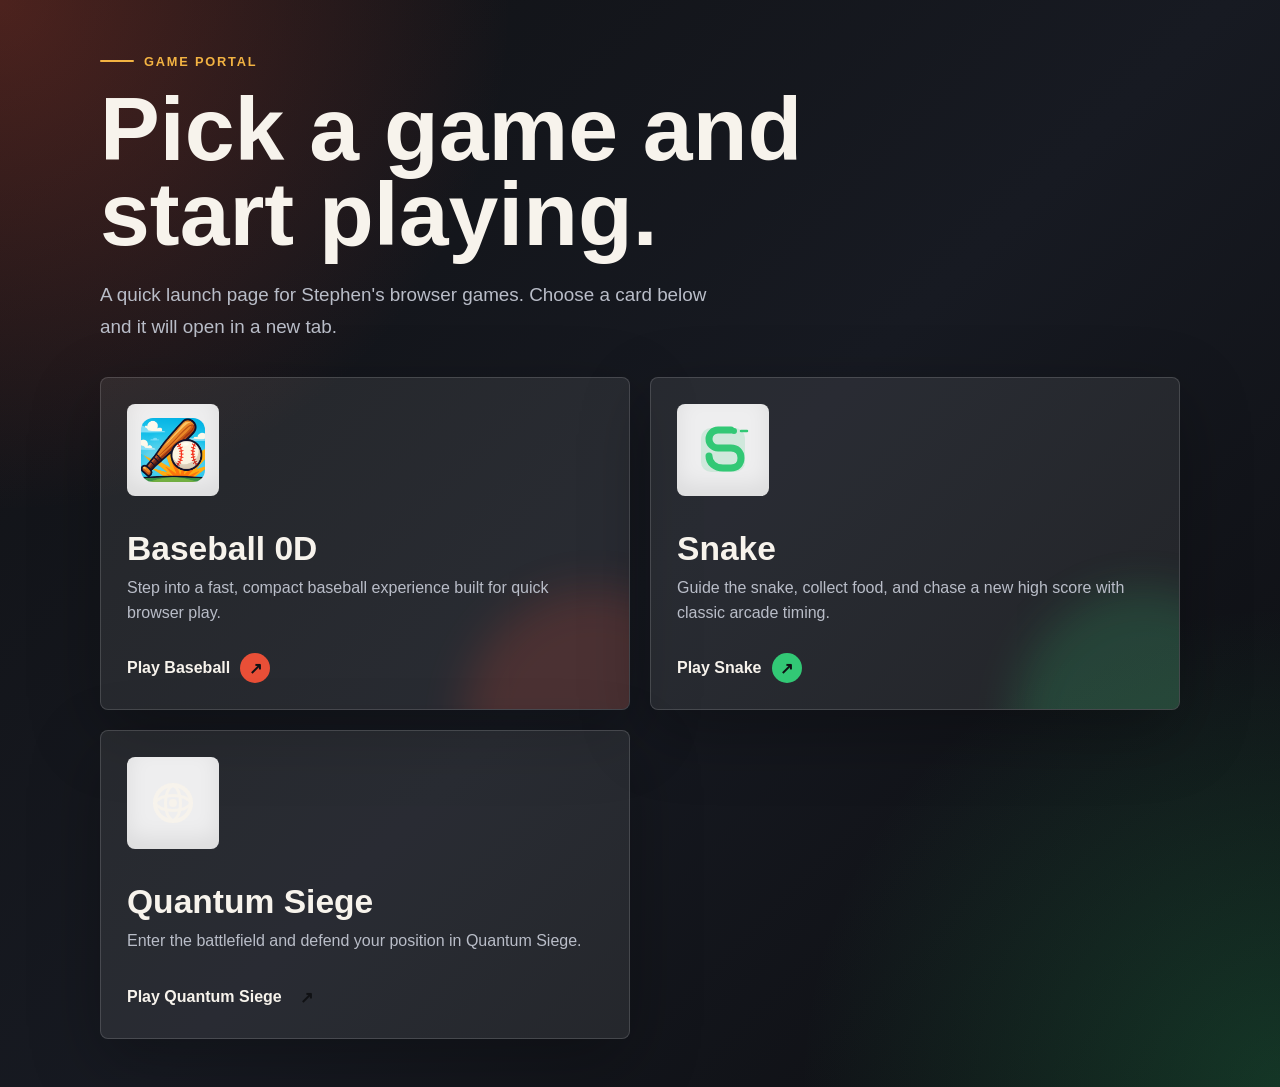
<file: index.html>
<!DOCTYPE html>
<html lang="en">
<head>
    <meta charset="UTF-8">
    <meta name="viewport" content="width=device-width, initial-scale=1.0">
    <title>Stephen's Games</title>
    <style>
        :root {
            color-scheme: dark;
            --bg: #101114;
            --panel: rgba(255, 255, 255, 0.08);
            --panel-strong: rgba(255, 255, 255, 0.14);
            --text: #f7f3ec;
            --muted: #b9bdc8;
            --baseball: #e94f37;
            --snake: #32c875;
            --gold: #f3b342;
        }

        * {
            box-sizing: border-box;
        }

        body {
            min-height: 100vh;
            margin: 0;
            color: var(--text);
            font-family: "Segoe UI", Tahoma, Geneva, Verdana, sans-serif;
            background:
                radial-gradient(circle at top left, rgba(233, 79, 55, 0.28), transparent 32rem),
                radial-gradient(circle at bottom right, rgba(50, 200, 117, 0.22), transparent 30rem),
                linear-gradient(135deg, #101114 0%, #171a22 52%, #0c0d10 100%);
        }

        .page {
            min-height: 100vh;
            display: flex;
            align-items: center;
            justify-content: center;
            padding: 48px 20px;
        }

        .shell {
            width: min(1080px, 100%);
        }

        .eyebrow {
            display: inline-flex;
            align-items: center;
            gap: 10px;
            margin: 0 0 18px;
            color: var(--gold);
            font-size: 0.8rem;
            font-weight: 700;
            letter-spacing: 0.14em;
            text-transform: uppercase;
        }

        .eyebrow::before {
            width: 34px;
            height: 2px;
            content: "";
            background: currentColor;
            border-radius: 999px;
        }

        h1 {
            max-width: 760px;
            margin: 0;
            font-size: clamp(2.55rem, 7vw, 5.8rem);
            line-height: 0.95;
            letter-spacing: 0;
        }

        .intro {
            max-width: 640px;
            margin: 22px 0 34px;
            color: var(--muted);
            font-size: clamp(1rem, 2vw, 1.18rem);
            line-height: 1.7;
        }

        .games {
            display: grid;
            grid-template-columns: repeat(2, minmax(0, 1fr));
            gap: 20px;
        }

        .game-card {
            position: relative;
            display: grid;
            min-height: 270px;
            padding: 26px;
            overflow: hidden;
            color: inherit;
            text-decoration: none;
            background: var(--panel);
            border: 1px solid rgba(255, 255, 255, 0.15);
            border-radius: 8px;
            box-shadow: 0 22px 70px rgba(0, 0, 0, 0.28);
            isolation: isolate;
            transition: transform 180ms ease, border-color 180ms ease, background 180ms ease;
        }

        .game-card::before {
            position: absolute;
            inset: auto -18% -42% auto;
            width: 260px;
            height: 260px;
            content: "";
            background: var(--accent);
            border-radius: 50%;
            filter: blur(22px);
            opacity: 0.18;
            z-index: -1;
        }

        .game-card:hover,
        .game-card:focus-visible {
            transform: translateY(-6px);
            background: var(--panel-strong);
            border-color: color-mix(in srgb, var(--accent), white 18%);
            outline: none;
        }

        .game-card:focus-visible {
            box-shadow: 0 0 0 4px rgba(255, 255, 255, 0.18), 0 22px 70px rgba(0, 0, 0, 0.28);
        }

        .baseball {
            --accent: var(--baseball);
        }

        .snake {
            --accent: var(--snake);
        }

        .icon {
            width: 92px;
            height: 92px;
            display: grid;
            place-items: center;
            margin-bottom: 34px;
            background: rgba(255, 255, 255, 0.92);
            border-radius: 8px;
            color: var(--accent);
            box-shadow: inset 0 -10px 22px rgba(0, 0, 0, 0.08);
        }

        .icon svg,
        .icon img {
            width: 64px;
            height: 64px;
        }

        .icon img {
            display: block;
            object-fit: contain;
            border-radius: 12px;
        }

        .game-card h2 {
            margin: 0 0 8px;
            font-size: clamp(1.55rem, 3vw, 2.1rem);
            letter-spacing: 0;
        }

        .game-card p {
            max-width: 31rem;
            margin: 0;
            color: var(--muted);
            line-height: 1.55;
        }

        .launch {
            align-self: end;
            display: inline-flex;
            align-items: center;
            gap: 10px;
            width: fit-content;
            margin-top: 28px;
            color: var(--text);
            font-weight: 700;
        }

        .launch::after {
            width: 30px;
            height: 30px;
            display: grid;
            place-items: center;
            content: "\2197";
            color: #101114;
            background: var(--accent);
            border-radius: 50%;
        }

        @media (max-width: 720px) {
            .page {
                align-items: flex-start;
                padding-top: 36px;
            }

            .games {
                grid-template-columns: 1fr;
            }

            .game-card {
                min-height: 240px;
                padding: 22px;
            }

            .icon {
                width: 78px;
                height: 78px;
                margin-bottom: 26px;
            }

            .icon svg,
            .icon img {
                width: 54px;
                height: 54px;
            }
        }
    </style>
</head>
<body>
    <main class="page">
        <section class="shell" aria-labelledby="page-title">
            <p class="eyebrow">Game Portal</p>
            <h1 id="page-title">Pick a game and start playing.</h1>
            <p class="intro">A quick launch page for Stephen's browser games. Choose a card below and it will open in a new tab.</p>

            <div class="games" aria-label="Available games">
                <a class="game-card baseball" href="https://stephen-sachson.github.io/GameInfo/baseball0d/index.html" target="_blank" rel="noopener noreferrer" aria-label="Open Baseball 0D in a new tab">
                    <span class="icon" aria-hidden="true">
                        <img src="./GameInfo/baseball0d/icon.png" alt="">
                    </span>
                    <h2>Baseball 0D</h2>
                    <p>Step into a fast, compact baseball experience built for quick browser play.</p>
                    <span class="launch">Play Baseball</span>
                </a>

                <a class="game-card snake" href="https://stephen-sachson.github.io/webGames/Snake/index.html" target="_blank" rel="noopener noreferrer" aria-label="Open Snake in a new tab">
                    <span class="icon" aria-hidden="true">
                        <svg viewBox="0 0 64 64" role="img">
                            <rect x="10" y="10" width="44" height="44" rx="10" fill="currentColor" opacity="0.16"></rect>
                            <path d="M18 38c0 7 6 12 14 12h8c6 0 10-4 10-10s-4-10-10-10H27c-5 0-9-4-9-9s4-9 9-9h13" fill="none" stroke="currentColor" stroke-width="7" stroke-linecap="round" stroke-linejoin="round"></path>
                            <circle cx="43" cy="13" r="3" fill="currentColor"></circle>
                            <path d="M50 13h6" stroke="currentColor" stroke-width="2.5" stroke-linecap="round"></path>
                        </svg>
                    </span>
                    <h2>Snake</h2>
                    <p>Guide the snake, collect food, and chase a new high score with classic arcade timing.</p>
                    <span class="launch">Play Snake</span>
                </a>

                <a class="game-card" href="https://stephen-sachson.github.io/webGames/QuantumSiege/index.html" target="_blank" rel="noopener noreferrer" aria-label="Open Quantum Siege in a new tab">
                    <span class="icon" aria-hidden="true">
                        <svg viewBox="0 0 64 64" role="img">
                            <circle cx="32" cy="32" r="18" fill="none" stroke="currentColor" stroke-width="4"></circle>
                            <circle cx="32" cy="32" r="4" fill="currentColor"></circle>
                            <path d="M14 32c6-10 30-10 36 0c-6 10-30 10-36 0z" fill="none" stroke="currentColor" stroke-width="3"/>
                            <path d="M32 14c10 6 10 30 0 36c-10-6-10-30 0-36z" fill="none" stroke="currentColor" stroke-width="3"/>
                        </svg>
                    </span>
                    <h2>Quantum Siege</h2>
                    <p>Enter the battlefield and defend your position in Quantum Siege.</p>
                    <span class="launch">Play Quantum Siege</span>
                </a>

            </div>
        </section>
    </main>
</body>
</html>
</file>
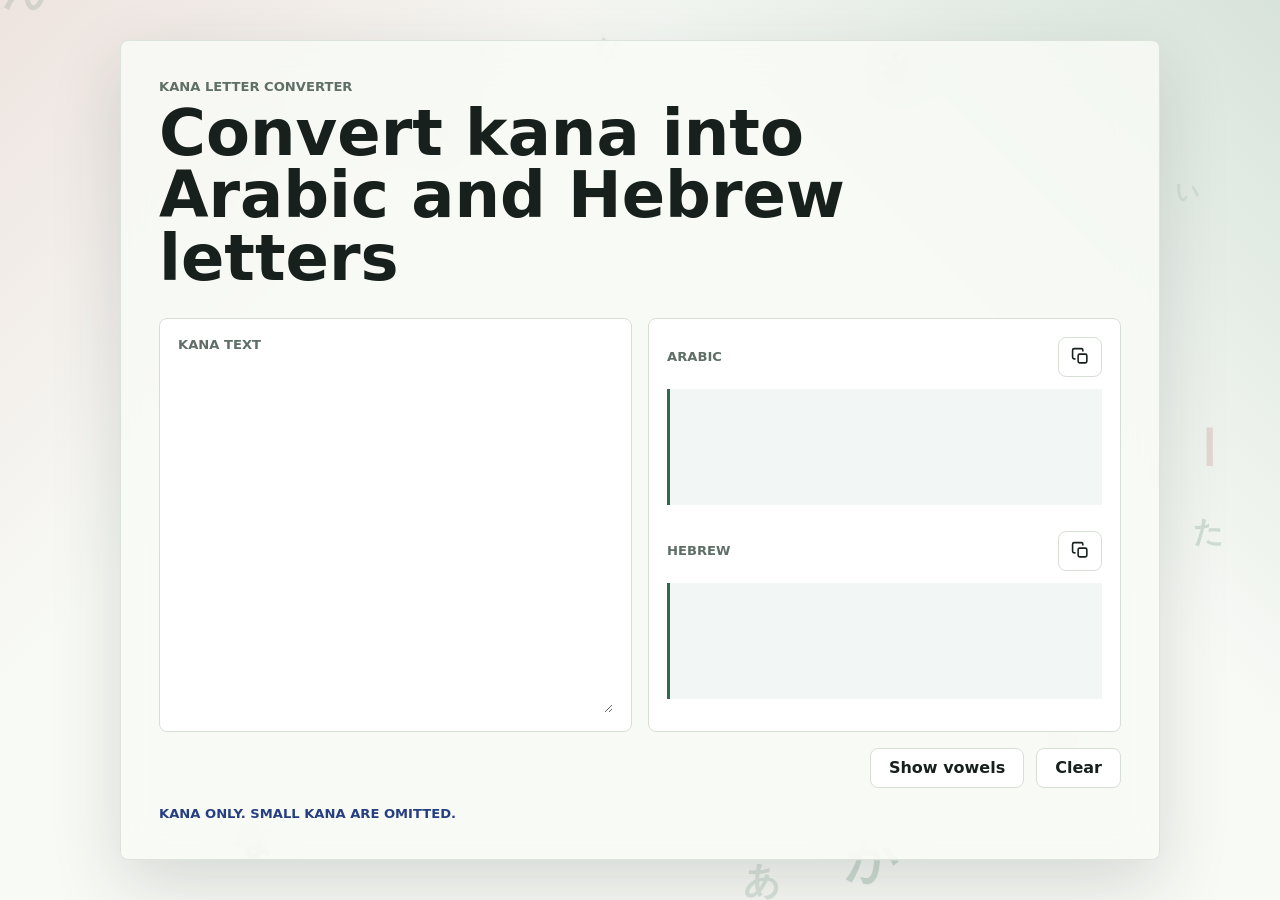
<file: convertor/index.html>
<!doctype html>
<html lang="en">
  <head>
    <meta charset="utf-8" />
    <meta name="viewport" content="width=device-width, initial-scale=1" />
    <title>Kana to Arabic and Hebrew Converter</title>
    <link rel="stylesheet" href="styles.css" />
  </head>
  <body>
    <canvas id="glyphCanvas" aria-hidden="true"></canvas>

    <main class="app-shell">
      <section class="converter" aria-label="Kana letter converter">
        <div class="title-block">
          <p class="eyebrow">Kana letter converter</p>
          <h1>Convert kana into Arabic and Hebrew letters</h1>
        </div>

        <div class="workspace">
          <label class="panel input-panel" for="sourceText">
            <span class="panel-label">Kana text</span>
            <textarea
              id="sourceText"
              spellcheck="false"
              autocomplete="off"
            ></textarea>
          </label>

          <section class="panel results-panel" aria-label="Conversion results">
            <div class="result-header">
              <span class="panel-label">Arabic</span>
              <button class="icon-button" data-copy="arabicText" type="button" aria-label="Copy Arabic" title="Copy Arabic">
                <svg aria-hidden="true" viewBox="0 0 24 24">
                  <rect x="9" y="9" width="11" height="11" rx="2"></rect>
                  <path d="M5 15H4a2 2 0 0 1-2-2V4a2 2 0 0 1 2-2h9a2 2 0 0 1 2 2v1"></path>
                </svg>
              </button>
            </div>
            <output id="arabicText" class="result-text script-output" dir="rtl"></output>

            <div class="result-header">
              <span class="panel-label">Hebrew</span>
              <button class="icon-button" data-copy="hebrewText" type="button" aria-label="Copy Hebrew" title="Copy Hebrew">
                <svg aria-hidden="true" viewBox="0 0 24 24">
                  <rect x="9" y="9" width="11" height="11" rx="2"></rect>
                  <path d="M5 15H4a2 2 0 0 1-2-2V4a2 2 0 0 1 2-2h9a2 2 0 0 1 2 2v1"></path>
                </svg>
              </button>
            </div>
            <output id="hebrewText" class="result-text script-output" dir="rtl"></output>
          </section>
        </div>

        <div class="controls" aria-label="Converter options">
          <button
            id="hebrewVowelsButton"
            class="text-button toggle-button"
            type="button"
            aria-pressed="false"
          >
            Show vowels
          </button>
          <button id="clearButton" class="text-button" type="button">Clear</button>
        </div>

        <p id="statusText" class="status" role="status">Kana only.</p>
      </section>
    </main>

    <script src="app.js"></script>
  </body>
</html>
</file>
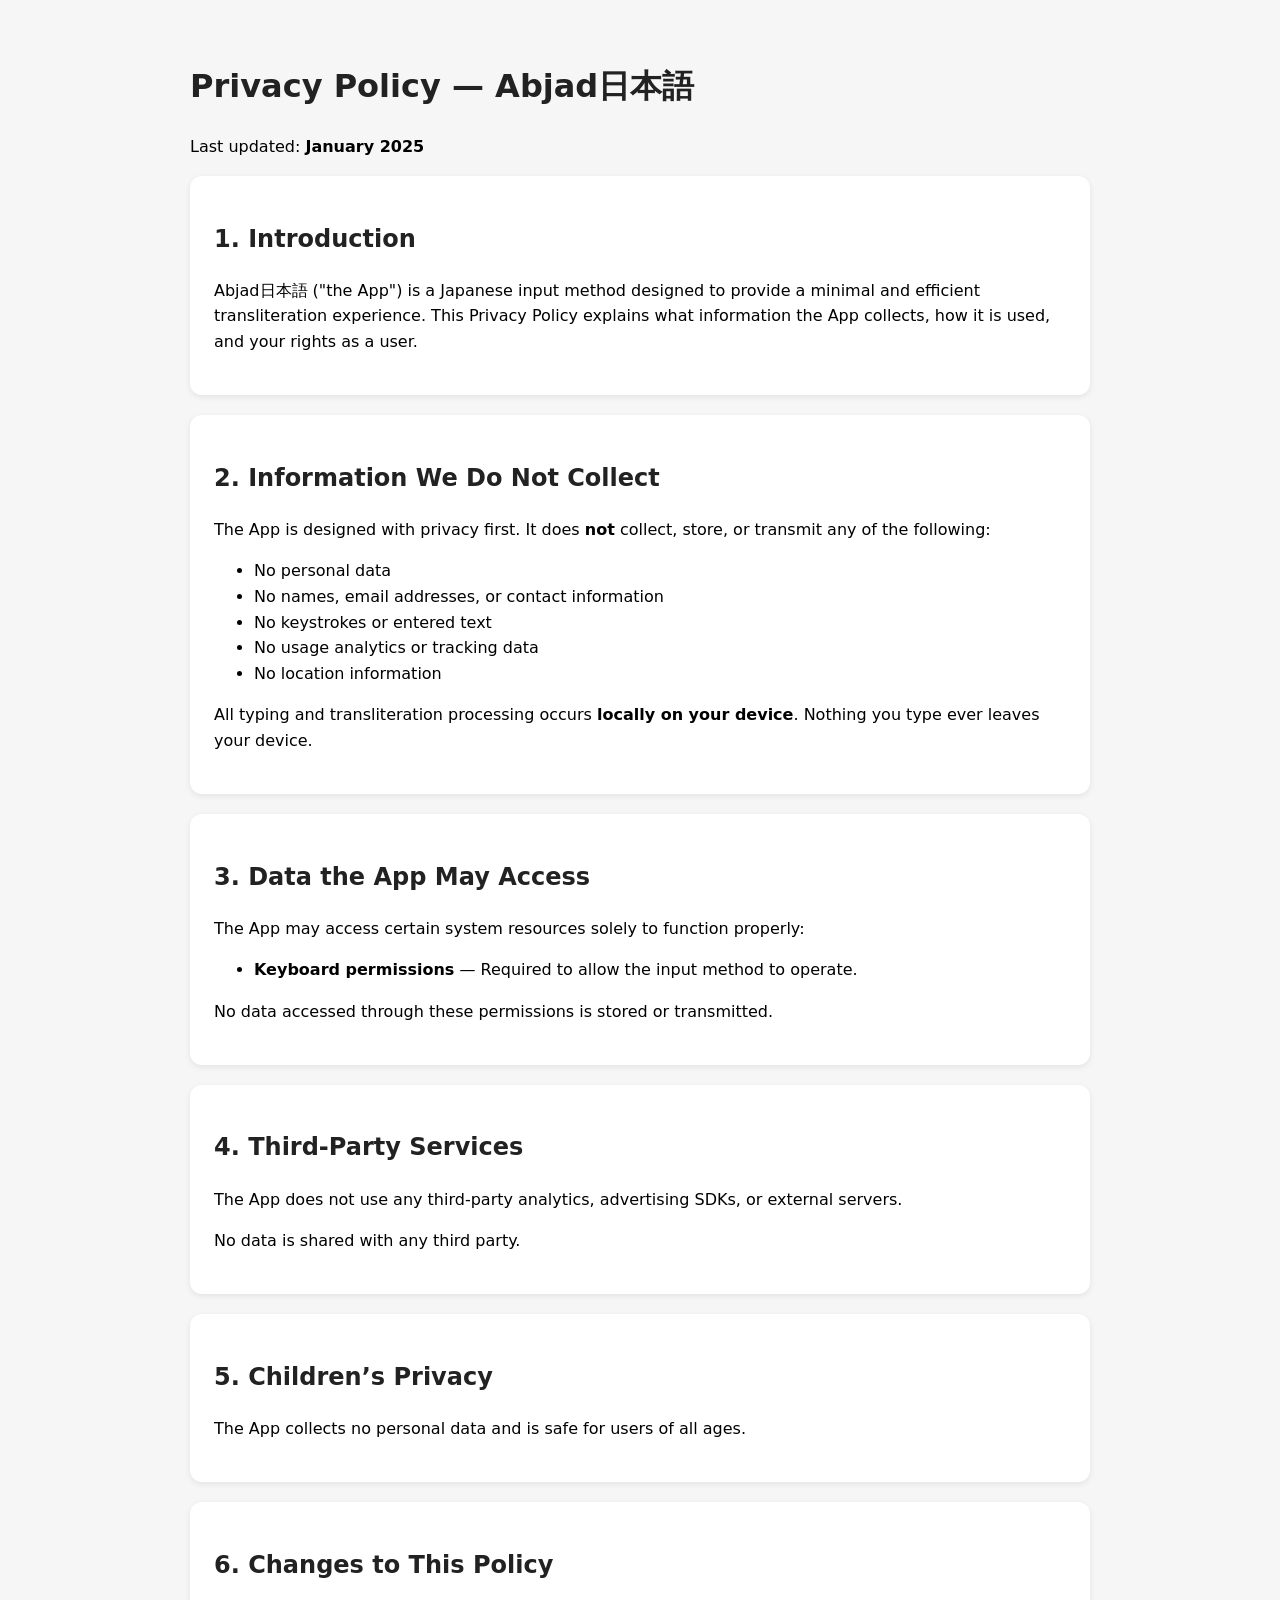
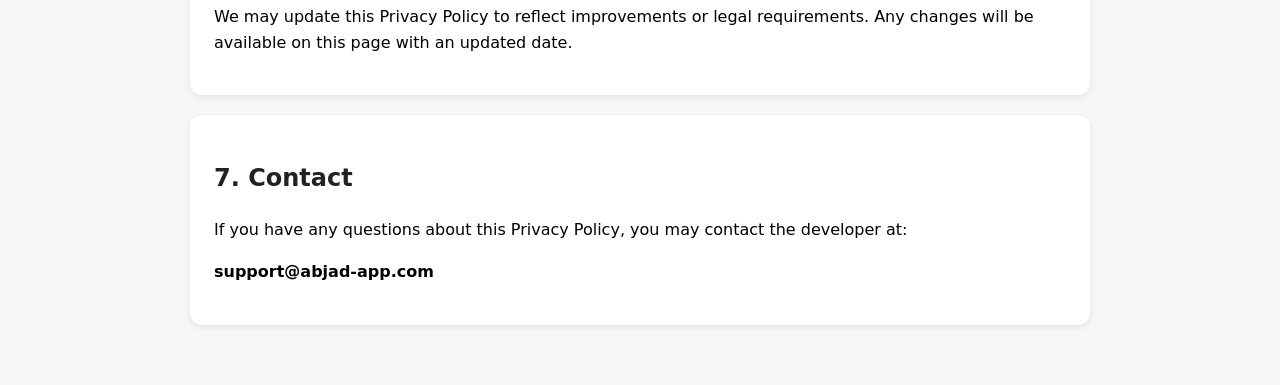
<file: PrivacyPolicy/index.html>
<!doctype html>
<html lang="en">
<head>
<meta charset="utf-8">
<title>Privacy Policy — Abjad日本語</title>
<meta name="viewport" content="width=device-width, initial-scale=1">
<style>
 body{font-family:system-ui, -apple-system, Helvetica, Arial; padding:40px; max-width:900px; margin:auto; line-height:1.6; background:#f6f6f6;}
 h1,h2{color:#222}
 section{background:#fff; padding:24px; margin-bottom:20px; border-radius:12px; box-shadow:0 2px 6px rgba(0,0,0,0.08);}
</style>
</head>
<body>
<h1>Privacy Policy — Abjad日本語</h1>
<p>Last updated: <strong>January 2025</strong></p>

<section>
<h2>1. Introduction</h2>
<p>Abjad日本語 ("the App") is a Japanese input method designed to provide a minimal and efficient transliteration experience. This Privacy Policy explains what information the App collects, how it is used, and your rights as a user.</p>
</section>

<section>
<h2>2. Information We Do Not Collect</h2>
<p>The App is designed with privacy first. It does <strong>not</strong> collect, store, or transmit any of the following:</p>
<ul>
  <li>No personal data</li>
  <li>No names, email addresses, or contact information</li>
  <li>No keystrokes or entered text</li>
  <li>No usage analytics or tracking data</li>
  <li>No location information</li>
</ul>
<p>All typing and transliteration processing occurs <strong>locally on your device</strong>. Nothing you type ever leaves your device.</p>
</section>

<section>
<h2>3. Data the App May Access</h2>
<p>The App may access certain system resources solely to function properly:</p>
<ul>
  <li><strong>Keyboard permissions</strong> — Required to allow the input method to operate.</li>
</ul>
<p>No data accessed through these permissions is stored or transmitted.</p>
</section>

<section>
<h2>4. Third-Party Services</h2>
<p>The App does not use any third-party analytics, advertising SDKs, or external servers.</p>
<p>No data is shared with any third party.</p>
</section>

<section>
<h2>5. Children’s Privacy</h2>
<p>The App collects no personal data and is safe for users of all ages.</p>
</section>

<section>
<h2>6. Changes to This Policy</h2>
<p>We may update this Privacy Policy to reflect improvements or legal requirements. Any changes will be available on this page with an updated date.</p>
</section>

<section>
<h2>7. Contact</h2>
<p>If you have any questions about this Privacy Policy, you may contact the developer at:</p>
<p><strong>support@abjad-app.com</strong></p>
</section>

</body>
</html>
</file>
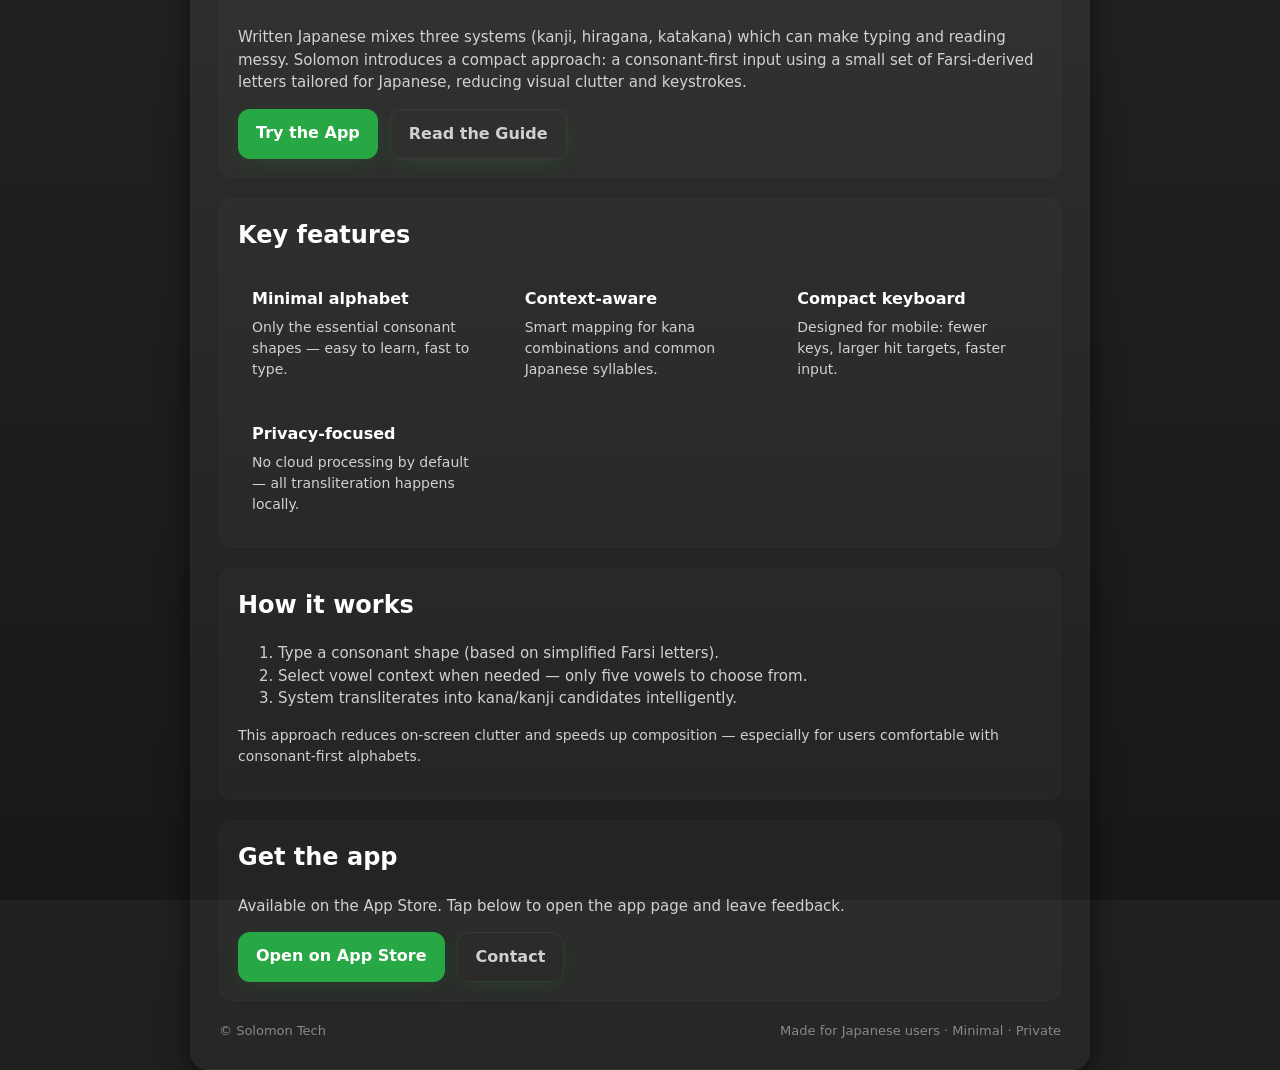
<file: GameInfo/abjadnihongo/index.html>
<!doctype html>
<html lang="en">
<head>
  <meta charset="utf-8">
  <meta name="viewport" content="width=device-width,initial-scale=1">
  <title>Solomon Tech — Elegant Input Method</title>
  <meta name="description" content="A small, efficient input method inspired by Farsi letters — designed to make typing Japanese simpler and cleaner.">
  <meta property="og:title" content="Solomon Tech — Elegant Input Method">
  <meta property="og:description" content="A compact consonant-first input method for Japanese, inspired by Farsi." />
  <meta property="og:type" content="website">

  <style>
    /* Base colors (brand) */
    :root{
      --bg: rgb(33,34,32);
      --card: rgba(255,255,255,0.06);
      --muted: rgba(255,255,255,0.78);
      --accent: #28a745; /* green */
      --glass: rgba(255,255,255,0.03);
      --max-width: 900px;
      --radius: 14px;
      --gap: 20px;
    }

    /* Reset */
    *{box-sizing:border-box}
    html,body{height:100%;}
    body{
      margin:0;
      font-family: Inter, ui-sans-serif, system-ui, -apple-system, "Segoe UI", Roboto, "Helvetica Neue", Arial;
      background: linear-gradient(180deg,var(--bg) 0%, #181818 100%);
      color: #fff;
      -webkit-font-smoothing:antialiased;
      -moz-osx-font-smoothing:grayscale;
      line-height:1.5;
      padding:36px 20px;
      display:flex;
      align-items:center;
      justify-content:center;
    }

    .container{
      width:100%;
      max-width:var(--max-width);
      padding:28px;
      background: linear-gradient(180deg,var(--card), var(--glass));
      border-radius:18px;
      box-shadow: 0 10px 30px rgba(0,0,0,0.6);
      border:1px solid rgba(255,255,255,0.02);
    }

    header{
      display:flex;
      align-items:center;
      gap:16px;
      margin-bottom:18px;
    }

    .logo{
      width:56px;height:56px;border-radius:12px;background:rgba(255,255,255,0.04);display:flex;align-items:center;justify-content:center;font-weight:700;color:var(--accent);font-size:18px
    }

    h1{font-size:28px;margin:0}
    p.lead{color:var(--muted);margin-top:8px;margin-bottom:0}

    main{display:grid;grid-template-columns:1fr;gap:var(--gap);margin-top:18px}

    .card{
      padding:18px;border-radius:var(--radius);background:rgba(255,255,255,0.02);border:1px solid rgba(255,255,255,0.02);
    }

    .features{display:grid;grid-template-columns:repeat(auto-fit,minmax(220px,1fr));gap:14px}
    .feature{background:transparent;padding:14px;border-radius:12px}
    .feature h3{margin:0 0 6px 0;font-size:16px}
    .feature p{margin:0;color:var(--muted);font-size:14px}

    .how{font-size:15px;color:var(--muted)}

    .cta{
      display:flex;gap:12px;flex-wrap:wrap;margin-top:8px
    }

    .btn{
      --pad:12px 18px;
      display:inline-block;padding:var(--pad);border-radius:12px;font-weight:600;text-decoration:none;color:#fff;background:var(--accent);box-shadow:0 6px 18px rgba(40,167,69,0.12);
    }

    .btn.secondary{background:transparent;color:var(--muted);border:1px solid rgba(255,255,255,0.06)}

    footer{margin-top:20px;color:rgba(255,255,255,0.45);font-size:13px;display:flex;justify-content:space-between;align-items:center}

    /* Responsive tweaks */
    @media (max-width:600px){
      body{padding:20px}
      h1{font-size:22px}
    }
  </style>
</head>
<body>
  <div class="container" role="main">
    <header>
      <div class="logo" aria-hidden>あ</div>
      <div>
        <h1>Solomon — A compact input method</h1>
        <p class="lead">A consonant-first Japanese input inspired by Farsi letters — fewer symbols, clearer typing.</p>
      </div>
    </header>

    <main>
      <section class="card">
        <h2 style="margin-top:0">What it solves</h2>
        <p class="how">Written Japanese mixes three systems (kanji, hiragana, katakana) which can make typing and reading messy. Solomon introduces a compact approach: a consonant-first input using a small set of Farsi-derived letters tailored for Japanese, reducing visual clutter and keystrokes.</p>

        <div style="margin-top:14px" class="cta">
          <a class="btn" href="#download">Try the App</a>
          <a class="btn secondary" href="#guide">Read the Guide</a>
        </div>
      </section>

      <section class="card">
        <h2 style="margin-top:0">Key features</h2>
        <div class="features">
          <div class="feature">
            <h3>Minimal alphabet</h3>
            <p>Only the essential consonant shapes — easy to learn, fast to type.</p>
          </div>
          <div class="feature">
            <h3>Context-aware</h3>
            <p>Smart mapping for kana combinations and common Japanese syllables.</p>
          </div>
          <div class="feature">
            <h3>Compact keyboard</h3>
            <p>Designed for mobile: fewer keys, larger hit targets, faster input.</p>
          </div>
          <div class="feature">
            <h3>Privacy-focused</h3>
            <p>No cloud processing by default — all transliteration happens locally.</p>
          </div>
        </div>
      </section>

      <section class="card" id="guide">
        <h2 style="margin-top:0">How it works</h2>
        <ol class="how">
          <li>Type a consonant shape (based on simplified Farsi letters).</li>
          <li>Select vowel context when needed — only five vowels to choose from.</li>
          <li>System transliterates into kana/kanji candidates intelligently.</li>
        </ol>
        <p style="margin-top:12px;color:var(--muted);font-size:14px">This approach reduces on-screen clutter and speeds up composition — especially for users comfortable with consonant-first alphabets.</p>
      </section>

      <section class="card" id="download">
        <h2 style="margin-top:0">Get the app</h2>
        <p class="how">Available on the App Store. Tap below to open the app page and leave feedback.</p>
        <div style="margin-top:12px" class="cta">
          <a class="btn" href="https://apps.apple.com/app/id0000000000" target="_blank" rel="noopener">Open on App Store</a>
          <a class="btn secondary" href="mailto:hello@solomonte.ch">Contact</a>
        </div>
      </section>

    </main>

    <footer>
      <div>© Solomon Tech</div>
      <div>Made for Japanese users · Minimal · Private</div>
    </footer>
  </div>
</body>
</html>
</file>
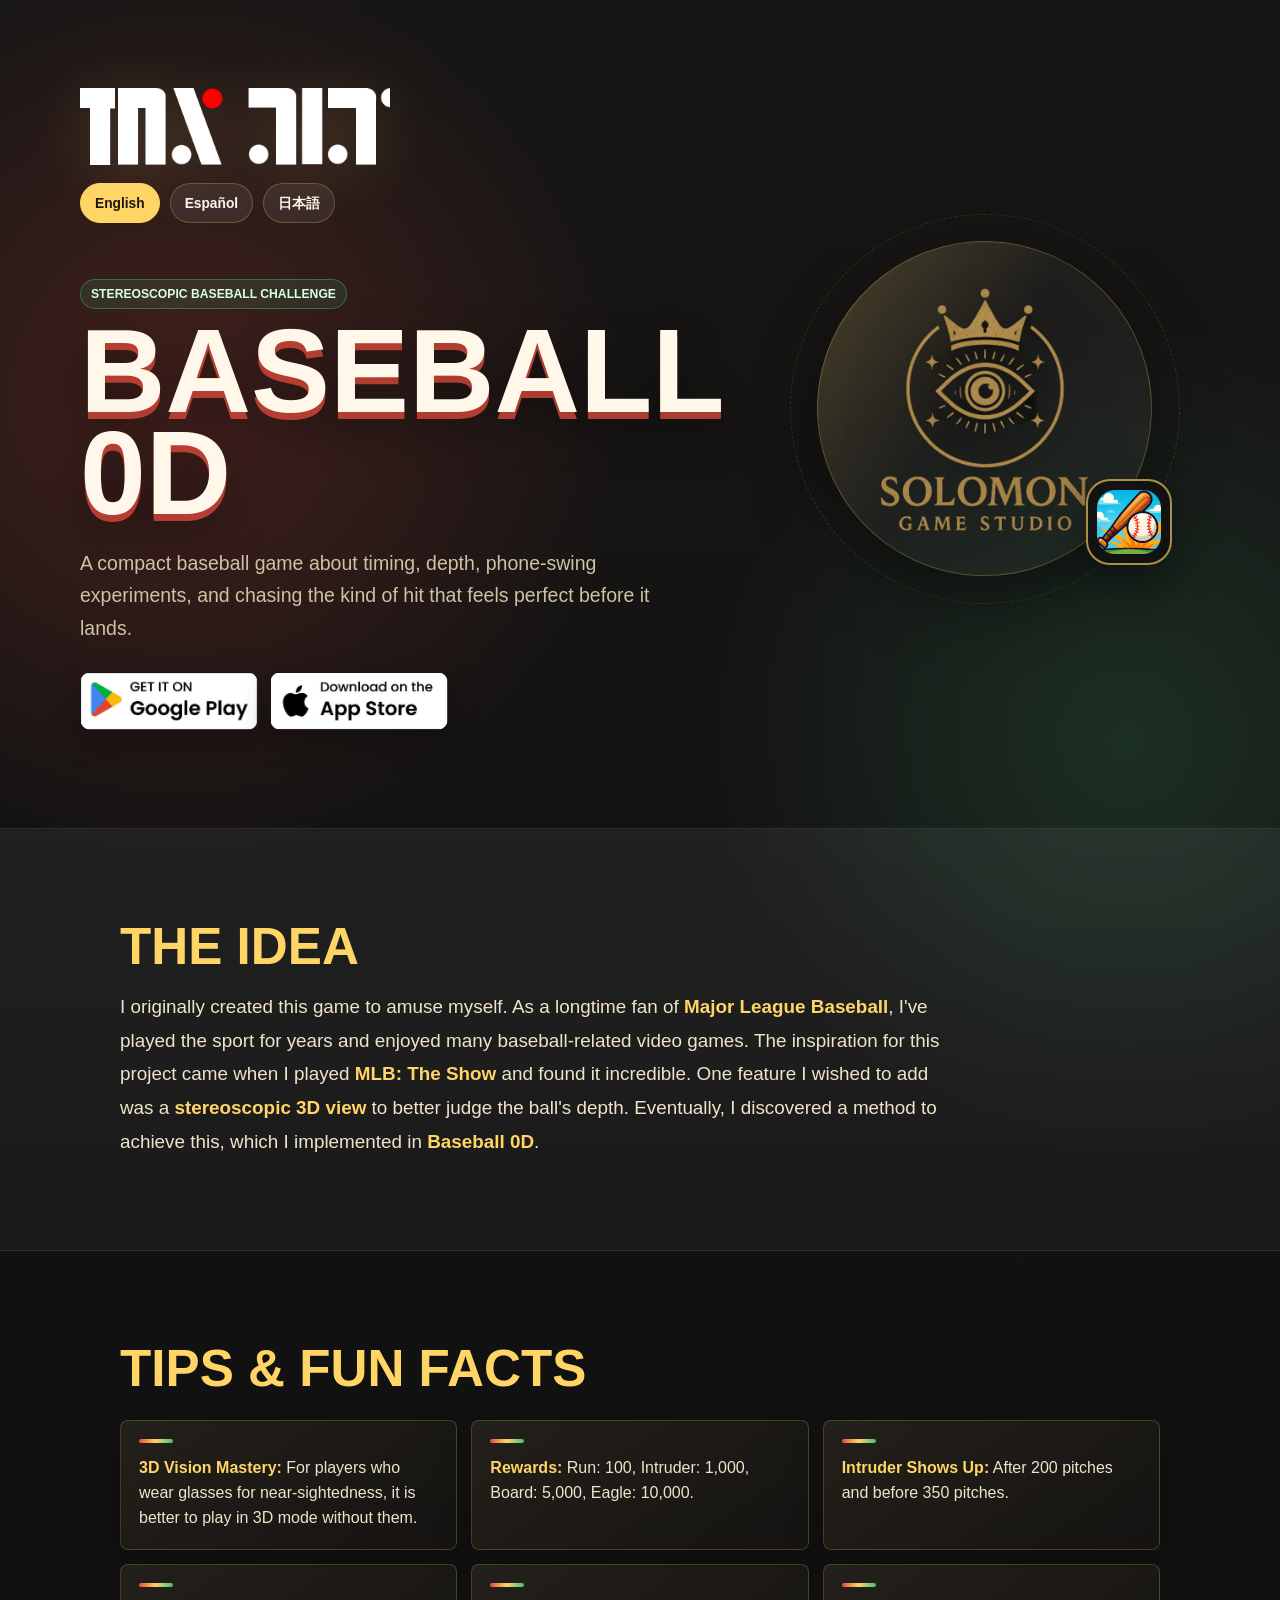
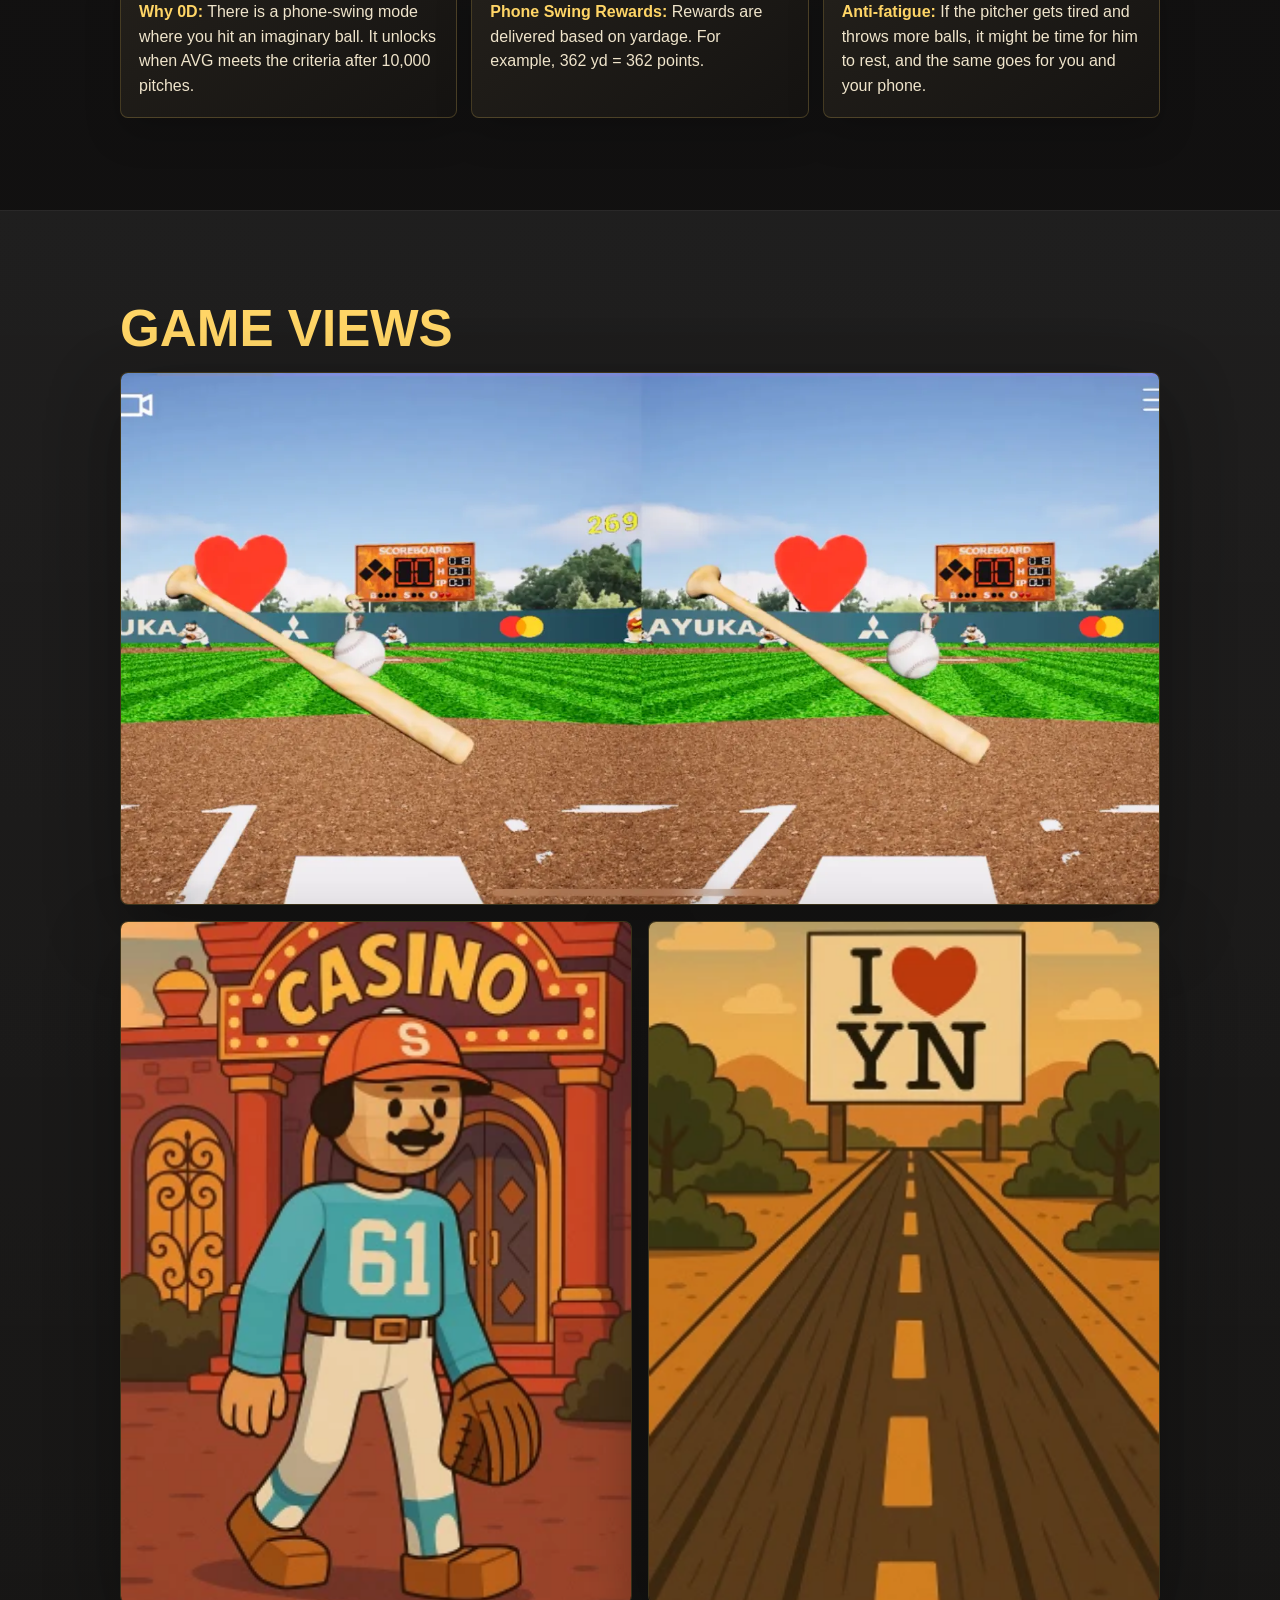
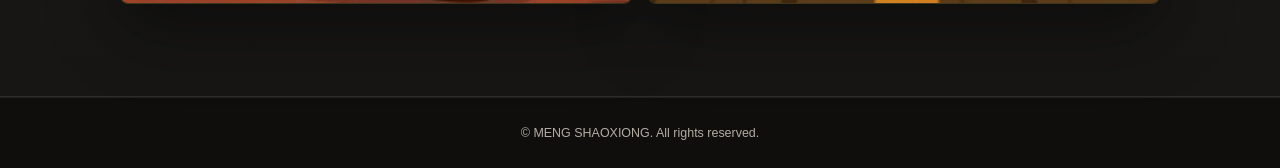
<file: GameInfo/baseball0d/index.html>
﻿<!DOCTYPE html>
<html lang="en">
<head>
    <meta charset="UTF-8">
    <meta name="viewport" content="width=device-width, initial-scale=1.0, viewport-fit=cover">
    <meta name="theme-color" content="#121111">
    <title>Baseball 0D</title>
    <style>
        :root {
            --bg: #121111;
            --panel: #1d1c19;
            --panel-strong: #27231d;
            --text: #fff8ea;
            --muted: #cfc2a2;
            --gold: #ffd566;
            --red: #e84c3d;
            --green: #44c17c;
            --line: rgba(255, 213, 102, 0.24);
            --shadow: 0 24px 70px rgba(0, 0, 0, 0.42);
        }

        * {
            box-sizing: border-box;
        }

        html {
            scroll-behavior: smooth;
        }

        body {
            margin: 0;
            min-height: 100vh;
            overflow-x: hidden;
            background:
                radial-gradient(circle at 14% 12%, rgba(232, 76, 61, 0.22), transparent 28rem),
                radial-gradient(circle at 88% 22%, rgba(68, 193, 124, 0.16), transparent 26rem),
                linear-gradient(180deg, #171615 0%, var(--bg) 44%, #0f0e0d 100%);
            color: var(--text);
            font-family: Arial, Helvetica, sans-serif;
        }

        body::before {
            content: "";
            position: fixed;
            inset: 0;
            pointer-events: none;
            opacity: 0.22;
            background-image:
                linear-gradient(rgba(255, 255, 255, 0.045) 1px, transparent 1px),
                linear-gradient(90deg, rgba(255, 255, 255, 0.045) 1px, transparent 1px);
            background-size: 44px 44px;
            mask-image: linear-gradient(to bottom, #000 0%, transparent 74%);
        }

        a {
            color: inherit;
        }

        img {
            max-width: 100%;
        }

        figure {
            margin: 0;
        }

        .page {
            position: relative;
            isolation: isolate;
        }

        .hero {
            min-height: 92svh;
            display: grid;
            place-items: center;
            padding: max(18px, env(safe-area-inset-top)) 18px 28px;
        }

        .hero-inner {
            width: min(1120px, 100%);
            display: grid;
            grid-template-columns: minmax(0, 1fr) minmax(280px, 430px);
            gap: clamp(24px, 5vw, 70px);
            align-items: center;
        }

        .hero-copy {
            min-width: 0;
        }

        .sacred-text {
            width: clamp(170px, 36vw, 310px);
            height: auto;
            display: block;
            margin-bottom: 18px;
            filter: drop-shadow(0 10px 28px rgba(255, 213, 102, 0.16));
        }

        .language-selector {
            display: flex;
            flex-wrap: wrap;
            gap: 10px;
            margin-bottom: clamp(28px, 5vw, 56px);
        }

        .lang-btn {
            appearance: none;
            display: inline-flex;
            align-items: center;
            justify-content: center;
            min-height: 40px;
            padding: 9px 14px;
            border: 1px solid var(--line);
            border-radius: 999px;
            background: rgba(255, 255, 255, 0.07);
            color: var(--text);
            font: 700 0.86rem/1 Arial, Helvetica, sans-serif;
            text-decoration: none;
            cursor: pointer;
            transition: transform 180ms ease, border-color 180ms ease, background 180ms ease;
        }

        .lang-btn.current {
            background: var(--gold);
            border-color: var(--gold);
            color: #1a1410;
        }

        .lang-btn:hover {
            transform: translateY(-2px);
            border-color: rgba(255, 213, 102, 0.72);
            background: rgba(255, 213, 102, 0.13);
        }

        .eyebrow {
            width: fit-content;
            margin: 0 0 12px;
            padding: 7px 10px;
            border: 1px solid rgba(68, 193, 124, 0.42);
            border-radius: 999px;
            color: #d9ffe8;
            background: rgba(68, 193, 124, 0.12);
            font-size: 0.76rem;
            font-weight: 800;
            text-transform: uppercase;
        }

        h1 {
            max-width: 9ch;
            margin: 0;
            color: var(--text);
            font-size: clamp(3rem, 12vw, 7.4rem);
            line-height: 0.86;
            letter-spacing: 0;
            text-transform: uppercase;
            text-shadow: 0 7px 0 rgba(232, 76, 61, 0.72), 0 18px 46px rgba(0, 0, 0, 0.48);
        }

        .tagline {
            max-width: 620px;
            margin: 22px 0 0;
            color: var(--muted);
            font-size: clamp(1rem, 2.4vw, 1.22rem);
            line-height: 1.65;
        }

        .button-container {
            display: flex;
            flex-wrap: wrap;
            gap: 12px;
            margin-top: 28px;
            align-items: center;
        }

        .store-link {
            display: block;
            width: min(178px, calc(50vw - 26px));
            min-width: 138px;
            border-radius: 11px;
            line-height: 0;
            transition: transform 180ms ease, filter 180ms ease;
        }

        .store-link:hover {
            transform: translateY(-3px);
            filter: brightness(1.08);
        }

        .store-button {
            width: 100%;
            height: auto;
            border-radius: 11px;
            box-shadow: 0 12px 30px rgba(0, 0, 0, 0.28);
        }

        .hero-art {
            display: grid;
            place-items: center;
            min-width: 0;
        }

        .logo-stage {
            position: relative;
            width: min(100%, 390px);
            aspect-ratio: 1;
            display: grid;
            place-items: center;
        }

        .logo-stage::before,
        .logo-stage::after {
            content: "";
            position: absolute;
            border-radius: 50%;
            border: 1px solid var(--line);
            transform: rotate(-9deg);
        }

        .logo-stage::before {
            inset: 7%;
            background:
                linear-gradient(135deg, rgba(255, 213, 102, 0.2), transparent 46%),
                rgba(255, 255, 255, 0.04);
            box-shadow: var(--shadow);
        }

        .logo-stage::after {
            inset: 0;
            border-style: dashed;
            opacity: 0.58;
        }

        .logo {
            position: relative;
            z-index: 1;
            width: 78%;
            height: auto;
            border-radius: 28%;
            animation: float 4s ease-in-out infinite;
            filter: drop-shadow(0 30px 34px rgba(0, 0, 0, 0.45));
        }

        .icon-badge {
            position: absolute;
            right: 2%;
            bottom: 10%;
            z-index: 2;
            width: 86px;
            height: 86px;
            display: grid;
            place-items: center;
            border: 2px solid rgba(255, 213, 102, 0.64);
            border-radius: 24px;
            background: rgba(18, 17, 17, 0.82);
            box-shadow: 0 20px 44px rgba(0, 0, 0, 0.38);
            backdrop-filter: blur(12px);
        }

        .icon {
            width: 64px;
            height: 64px;
            border-radius: 18px;
        }

        .content-band {
            padding: clamp(46px, 8vw, 92px) 18px;
        }

        .content-band.alt {
            background:
                linear-gradient(180deg, rgba(255, 255, 255, 0.035), rgba(255, 255, 255, 0.01)),
                rgba(255, 255, 255, 0.025);
            border-block: 1px solid rgba(255, 255, 255, 0.07);
        }

        .section-inner {
            width: min(1040px, 100%);
            margin: 0 auto;
        }

        .section-heading {
            margin: 0 0 18px;
            color: var(--gold);
            font-size: clamp(1.8rem, 5vw, 3.2rem);
            line-height: 1;
            letter-spacing: 0;
            text-transform: uppercase;
        }

        .description {
            max-width: 820px;
            margin: 0;
            color: #efe4cb;
            font-size: clamp(1rem, 2.2vw, 1.18rem);
            line-height: 1.78;
        }

        .description strong,
        .tip strong {
            color: var(--gold);
        }

        .tips-grid {
            display: grid;
            grid-template-columns: repeat(3, minmax(0, 1fr));
            gap: 14px;
            margin: 26px 0 0;
            padding: 0;
            list-style: none;
        }

        .tip {
            min-height: 100%;
            padding: 18px;
            border: 1px solid rgba(255, 213, 102, 0.2);
            border-radius: 8px;
            background: linear-gradient(145deg, rgba(39, 35, 29, 0.86), rgba(22, 20, 18, 0.86));
            color: #efe4cb;
            line-height: 1.55;
            box-shadow: 0 16px 36px rgba(0, 0, 0, 0.18);
        }

        .tip::before {
            content: "";
            display: block;
            width: 34px;
            height: 4px;
            margin-bottom: 13px;
            border-radius: 999px;
            background: linear-gradient(90deg, var(--red), var(--gold), var(--green));
        }

        .image-gallery {
            display: grid;
            gap: 16px;
        }

        .gallery-shot {
            position: relative;
            overflow: hidden;
            border: 1px solid rgba(255, 213, 102, 0.22);
            border-radius: 8px;
            background: #080807;
            box-shadow: var(--shadow);
        }

        .gallery-shot img {
            width: 100%;
            height: 100%;
            display: block;
            object-fit: cover;
            transition: transform 450ms ease, opacity 450ms ease;
        }

        .gallery-shot:hover img {
            transform: scale(1.035);
            opacity: 0.94;
        }

        .gallery-shot.wide {
            aspect-ratio: 16 / 8.2;
        }

        .gallery-row {
            display: grid;
            grid-template-columns: repeat(2, minmax(0, 1fr));
            gap: 16px;
        }

        .gallery-row .gallery-shot {
            aspect-ratio: 3 / 4;
        }

        .footer {
            padding: 28px 18px max(28px, env(safe-area-inset-bottom));
            color: rgba(255, 248, 234, 0.68);
            text-align: center;
            font-size: 0.78rem;
            border-top: 1px solid rgba(255, 255, 255, 0.08);
        }

        @keyframes float {
            0%, 100% {
                transform: translateY(0) rotate(-1deg);
            }
            50% {
                transform: translateY(-10px) rotate(1deg);
            }
        }

        @media (max-width: 860px) {
            .hero {
                min-height: auto;
                padding-bottom: 44px;
            }

            .hero-inner {
                grid-template-columns: 1fr;
                gap: 20px;
            }

            .hero-art {
                order: -1;
            }

            .logo-stage {
                width: min(74vw, 330px);
            }

            .hero-copy {
                text-align: center;
            }

            .sacred-text,
            .eyebrow {
                margin-inline: auto;
            }

            .language-selector,
            .button-container {
                justify-content: center;
            }

            h1 {
                max-width: none;
            }

            .tagline,
            .description {
                margin-inline: auto;
            }

            .tips-grid {
                grid-template-columns: repeat(2, minmax(0, 1fr));
            }
        }

        @media (max-width: 620px) {
            .hero {
                padding-inline: 14px;
            }

            .language-selector {
                display: grid;
                grid-template-columns: repeat(2, minmax(0, 1fr));
                gap: 8px;
                margin-bottom: 26px;
            }

            .lang-btn {
                width: 100%;
                min-width: 0;
                padding-inline: 10px;
                font-size: 0.78rem;
            }

            .lang-btn.current {
                grid-column: 1 / -1;
            }

            h1 {
                font-size: clamp(2.45rem, 10vw, 3.25rem);
                line-height: 0.92;
                overflow-wrap: anywhere;
            }

            .icon-badge {
                width: 72px;
                height: 72px;
                border-radius: 20px;
            }

            .icon {
                width: 54px;
                height: 54px;
            }

            .button-container {
                flex-direction: column;
                gap: 10px;
            }

            .store-link {
                flex: 0 0 auto;
                width: min(224px, 100%);
                max-width: 100%;
            }

            .content-band {
                padding: 44px 14px;
            }

            .section-heading {
                text-align: center;
            }

            .tips-grid,
            .gallery-row {
                grid-template-columns: 1fr;
            }

            .tip {
                padding: 16px;
            }

            .gallery-shot.wide {
                aspect-ratio: 1024 / 500;
            }

            .gallery-row .gallery-shot {
                aspect-ratio: 4 / 5;
            }
        }

        @media (prefers-reduced-motion: reduce) {
            *,
            *::before,
            *::after {
                animation-duration: 0.01ms !important;
                animation-iteration-count: 1 !important;
                scroll-behavior: auto !important;
                transition-duration: 0.01ms !important;
            }
        }
    </style>
</head>
<body>
    <main class="page">
        <section class="hero" aria-labelledby="page-title">
            <div class="hero-inner">
                <div class="hero-copy">
                    <img src="adonai.png" alt="Adonai Studio" class="sacred-text">

                    <nav class="language-selector" aria-label="Language">
                        <button class="lang-btn current" type="button" aria-current="page">English</button>
                        <a href="https://stephen-sachson.github.io/GameInfo/baseball0d/es/index.html" class="lang-btn">Español</a>
                        <a href="https://stephen-sachson.github.io/GameInfo/baseball0d/jp/index.html" class="lang-btn">日本語</a>
                    </nav>

                    <p class="eyebrow">Stereoscopic baseball challenge</p>
                    <h1 id="page-title">Baseball 0D</h1>
                    <p class="tagline">
                        A compact baseball game about timing, depth, phone-swing experiments, and chasing the kind of hit that feels perfect before it lands.
                    </p>

                    <div class="button-container" aria-label="Download Baseball 0D">
                        <a class="store-link" href="https://play.google.com/store/apps/details?id=com.solomongamestudio.baseball0d" target="_blank" rel="noopener noreferrer">
                            <img src="googleplay.png" alt="Get it on Google Play" class="store-button">
                        </a>
                        <a class="store-link" href="https://apps.apple.com/app/id6745959959" target="_blank" rel="noopener noreferrer">
                            <img src="appstore.png" alt="Download on the App Store" class="store-button">
                        </a>
                    </div>
                </div>

                <div class="hero-art" aria-hidden="true">
                    <div class="logo-stage">
                        <img src="logo.png" alt="" class="logo">
                        <span class="icon-badge">
                            <img src="icon.png" alt="" class="icon">
                        </span>
                    </div>
                </div>
            </div>
        </section>

        <section class="content-band alt" aria-labelledby="story-heading">
            <div class="section-inner">
                <h2 class="section-heading" id="story-heading">The Idea</h2>
                <p class="description">
                    I originally created this game to amuse myself. As a longtime fan of
                    <strong>Major League Baseball</strong>, I've played the sport for years
                    and enjoyed many baseball-related video games. The inspiration for this
                    project came when I played <strong>MLB: The Show</strong> and found it
                    incredible. One feature I wished to add was a
                    <strong>stereoscopic 3D view</strong> to better judge the ball's depth.
                    Eventually, I discovered a method to achieve this, which I implemented
                    in <strong>Baseball 0D</strong>.
                </p>
            </div>
        </section>

        <section class="content-band" aria-labelledby="tips-heading">
            <div class="section-inner">
                <h2 class="section-heading" id="tips-heading">Tips & Fun Facts</h2>
                <ul class="tips-grid">
                    <li class="tip"><strong>3D Vision Mastery:</strong> For players who wear glasses for near-sightedness, it is better to play in 3D mode without them.</li>
                    <li class="tip"><strong>Rewards:</strong> Run: 100, Intruder: 1,000, Board: 5,000, Eagle: 10,000.</li>
                    <li class="tip"><strong>Intruder Shows Up:</strong> After 200 pitches and before 350 pitches.</li>
                    <li class="tip"><strong>Why 0D:</strong> There is a phone-swing mode where you hit an imaginary ball. It unlocks when AVG meets the criteria after 10,000 pitches.</li>
                    <li class="tip"><strong>Phone Swing Rewards:</strong> Rewards are delivered based on yardage. For example, 362 yd = 362 points.</li>
                    <li class="tip"><strong>Anti-fatigue:</strong> If the pitcher gets tired and throws more balls, it might be time for him to rest, and the same goes for you and your phone.</li>
                </ul>
            </div>
        </section>

        <section class="content-band alt" aria-labelledby="screens-heading">
            <div class="section-inner">
                <h2 class="section-heading" id="screens-heading">Game Views</h2>
                <div class="image-gallery">
                    <figure class="gallery-shot wide">
                        <img src="up.webp" alt="Game overview">
                    </figure>
                    <div class="gallery-row">
                        <figure class="gallery-shot">
                            <img src="left.webp" alt="Left gameplay view">
                        </figure>
                        <figure class="gallery-shot">
                            <img src="right.webp" alt="Right gameplay view">
                        </figure>
                    </div>
                </div>
            </div>
        </section>
    </main>

    <footer class="footer">
        &copy; MENG SHAOXIONG. All rights reserved.
    </footer>
</body>
</html>
</file>
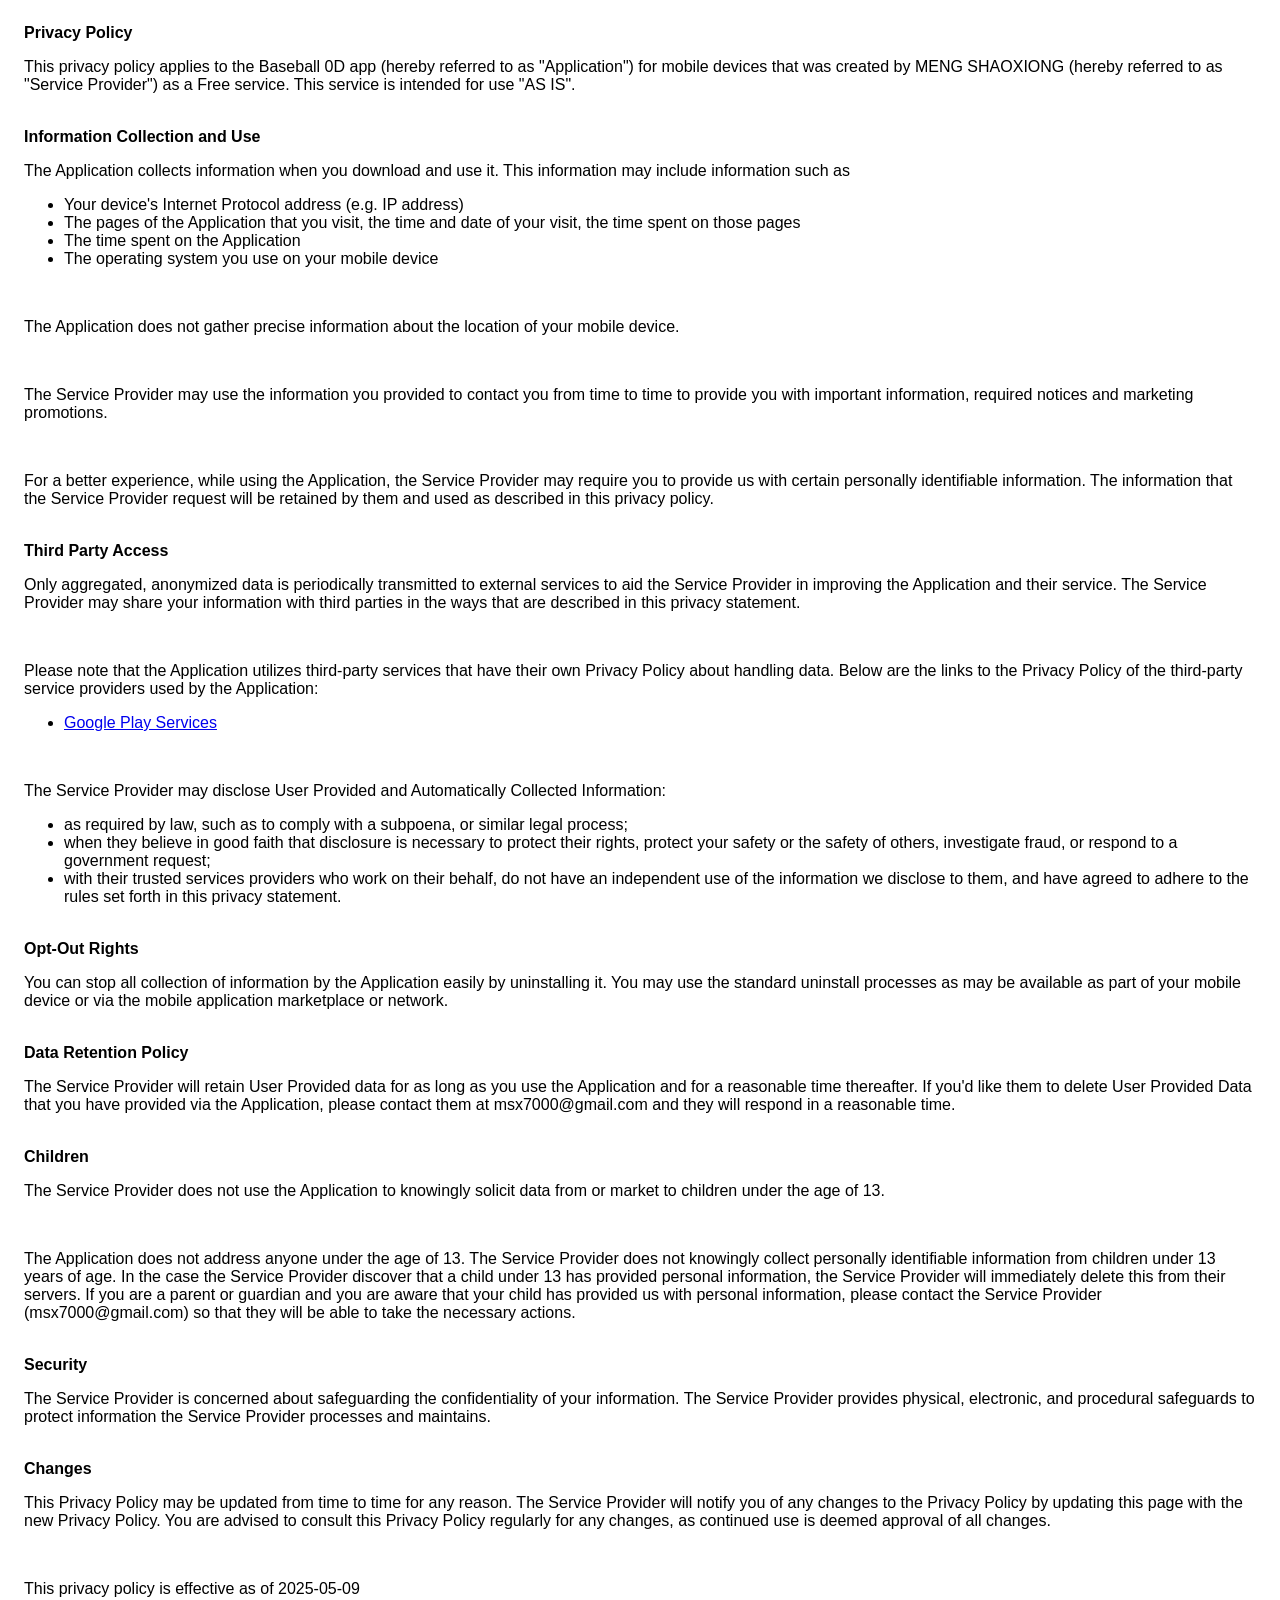
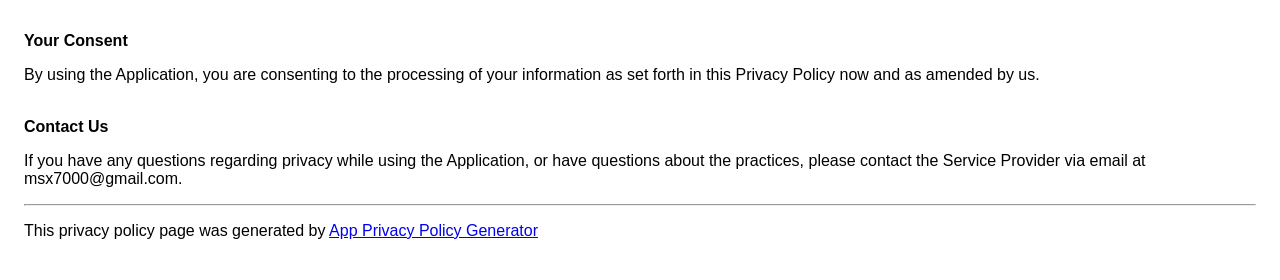
<file: PrivacyPolicy/Baseball0D/index.html>
<!DOCTYPE html>
    <html>
    <head>
      <meta charset='utf-8'>
      <meta name='viewport' content='width=device-width'>
      <title>Privacy Policy</title>
      <style> body { font-family: 'Helvetica Neue', Helvetica, Arial, sans-serif; padding:1em; } </style>
    </head>
    <body>
    <strong>Privacy Policy</strong><p>This privacy policy applies to the Baseball 0D app (hereby referred to as "Application") for mobile devices that was created by MENG SHAOXIONG (hereby referred to as "Service Provider") as a Free service. This service is intended for use "AS IS".</p><br><strong>Information Collection and Use</strong><p>The Application collects information when you download and use it. This information may include information such as </p><ul><li>Your device's Internet Protocol address (e.g. IP address)</li><li>The pages of the Application that you visit, the time and date of your visit, the time spent on those pages</li><li>The time spent on the Application</li><li>The operating system you use on your mobile device</li></ul><p></p><br><p>The Application does not gather precise information about the location of your mobile device.</p><div style="display: none;"><p>The Application collects your device's location, which helps the Service Provider determine your approximate geographical location and make use of in below ways:</p><ul><li>Geolocation Services: The Service Provider utilizes location data to provide features such as personalized content, relevant recommendations, and location-based services.</li><li>Analytics and Improvements: Aggregated and anonymized location data helps the Service Provider to analyze user behavior, identify trends, and improve the overall performance and functionality of the Application.</li><li>Third-Party Services: Periodically, the Service Provider may transmit anonymized location data to external services. These services assist them in enhancing the Application and optimizing their offerings.</li></ul></div><br><p>The Service Provider may use the information you provided to contact you from time to time to provide you with important information, required notices and marketing promotions.</p><br><p>For a better experience, while using the Application, the Service Provider may require you to provide us with certain personally identifiable information. The information that the Service Provider request will be retained by them and used as described in this privacy policy.</p><br><strong>Third Party Access</strong><p>Only aggregated, anonymized data is periodically transmitted to external services to aid the Service Provider in improving the Application and their service. The Service Provider may share your information with third parties in the ways that are described in this privacy statement.</p><div><br><p>Please note that the Application utilizes third-party services that have their own Privacy Policy about handling data. Below are the links to the Privacy Policy of the third-party service providers used by the Application:</p><ul><li><a href="https://www.google.com/policies/privacy/" target="_blank" rel="noopener noreferrer">Google Play Services</a></li><!----><!----><!----><!----><!----><!----><!----><!----><!----><!----><!----><!----><!----><!----><!----><!----><!----><!----><!----><!----><!----><!----><!----><!----><!----><!----><!----><!----><!----><!----><!----></ul></div><br><p>The Service Provider may disclose User Provided and Automatically Collected Information:</p><ul><li>as required by law, such as to comply with a subpoena, or similar legal process;</li><li>when they believe in good faith that disclosure is necessary to protect their rights, protect your safety or the safety of others, investigate fraud, or respond to a government request;</li><li>with their trusted services providers who work on their behalf, do not have an independent use of the information we disclose to them, and have agreed to adhere to the rules set forth in this privacy statement.</li></ul><p></p><br><strong>Opt-Out Rights</strong><p>You can stop all collection of information by the Application easily by uninstalling it. You may use the standard uninstall processes as may be available as part of your mobile device or via the mobile application marketplace or network.</p><br><strong>Data Retention Policy</strong><p>The Service Provider will retain User Provided data for as long as you use the Application and for a reasonable time thereafter. If you'd like them to delete User Provided Data that you have provided via the Application, please contact them at msx7000@gmail.com and they will respond in a reasonable time.</p><br><strong>Children</strong><p>The Service Provider does not use the Application to knowingly solicit data from or market to children under the age of 13.</p><div><br><p>The Application does not address anyone under the age of 13.
The Service Provider does not knowingly collect personally
identifiable information from children under 13 years of age. In the case
the Service Provider discover that a child under 13 has provided
personal information, the Service Provider will immediately
delete this from their servers. If you are a parent or guardian
and you are aware that your child has provided us with
personal information, please contact the Service Provider (msx7000@gmail.com) so that
they will be able to take the necessary actions.</p></div><!----><br><strong>Security</strong><p>The Service Provider is concerned about safeguarding the confidentiality of your information. The Service Provider provides physical, electronic, and procedural safeguards to protect information the Service Provider processes and maintains.</p><br><strong>Changes</strong><p>This Privacy Policy may be updated from time to time for any reason. The Service Provider will notify you of any changes to the Privacy Policy by updating this page with the new Privacy Policy. You are advised to consult this Privacy Policy regularly for any changes, as continued use is deemed approval of all changes.</p><br><p>This privacy policy is effective as of 2025-05-09</p><br><strong>Your Consent</strong><p>By using the Application, you are consenting to the processing of your information as set forth in this Privacy Policy now and as amended by us.</p><br><strong>Contact Us</strong><p>If you have any questions regarding privacy while using the Application, or have questions about the practices, please contact the Service Provider via email at msx7000@gmail.com.</p><hr><p>This privacy policy page was generated by <a href="https://app-privacy-policy-generator.nisrulz.com/" target="_blank" rel="noopener noreferrer">App Privacy Policy Generator</a></p>
    </body>
    </html>
</file>
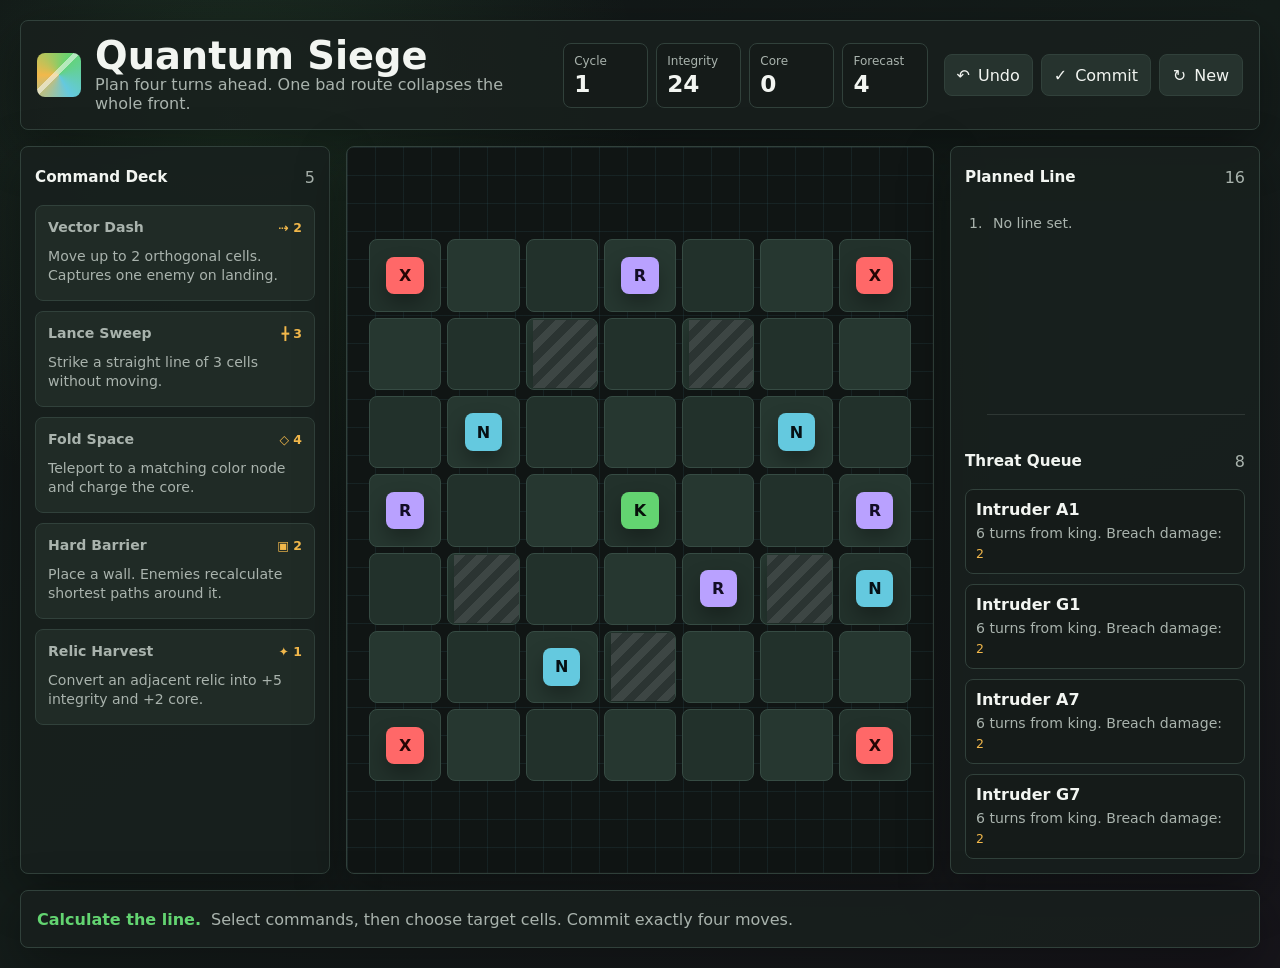
<file: webGames/QuantumSiege/index.html>
<!doctype html>
<html lang="en">
  <head>
    <meta charset="UTF-8" />
    <meta name="viewport" content="width=device-width, initial-scale=1.0" />
    <title>Quantum Siege</title>
    <link rel="stylesheet" href="styles.css" />
  </head>
  <body>
    <main class="shell">
      <section class="hud" aria-label="Game controls and status">
        <div class="brand">
          <span class="mark" aria-hidden="true"></span>
          <div>
            <h1>Quantum Siege</h1>
            <p>Plan four turns ahead. One bad route collapses the whole front.</p>
          </div>
        </div>

        <div class="stats" aria-label="Run status">
          <div>
            <span>Cycle</span>
            <strong id="cycle">1</strong>
          </div>
          <div>
            <span>Integrity</span>
            <strong id="integrity">24</strong>
          </div>
          <div>
            <span>Core</span>
            <strong id="core">0</strong>
          </div>
          <div>
            <span>Forecast</span>
            <strong id="forecast">4</strong>
          </div>
        </div>

        <div class="controls" aria-label="Actions">
          <button id="undo" type="button" title="Undo last move">
            <span aria-hidden="true">↶</span>
            <span>Undo</span>
          </button>
          <button id="commit" type="button" title="Commit planned sequence">
            <span aria-hidden="true">✓</span>
            <span>Commit</span>
          </button>
          <button id="newGame" type="button" title="Start a new grid">
            <span aria-hidden="true">↻</span>
            <span>New</span>
          </button>
        </div>
      </section>

      <section class="game">
        <aside class="panel left-panel" aria-label="Available commands">
          <div class="panel-head">
            <h2>Command Deck</h2>
            <span id="handCount">5</span>
          </div>
          <div id="hand" class="hand"></div>
        </aside>

        <section class="board-wrap" aria-label="Tactical board">
          <div id="board" class="board"></div>
        </section>

        <aside class="panel right-panel" aria-label="Planning and threats">
          <div class="panel-head">
            <h2>Planned Line</h2>
            <span id="planScore">0</span>
          </div>
          <ol id="plan" class="plan"></ol>

          <div class="panel-head threat-head">
            <h2>Threat Queue</h2>
            <span id="threatLevel">0</span>
          </div>
          <div id="threats" class="threats"></div>
        </aside>
      </section>

      <section class="log" aria-live="polite">
        <strong id="messageTitle">Calculate the line.</strong>
        <span id="message">Select commands, then commit exactly four moves before the enemies breach the core.</span>
      </section>
    </main>

    <script src="game.js"></script>
  </body>
</html>
</file>
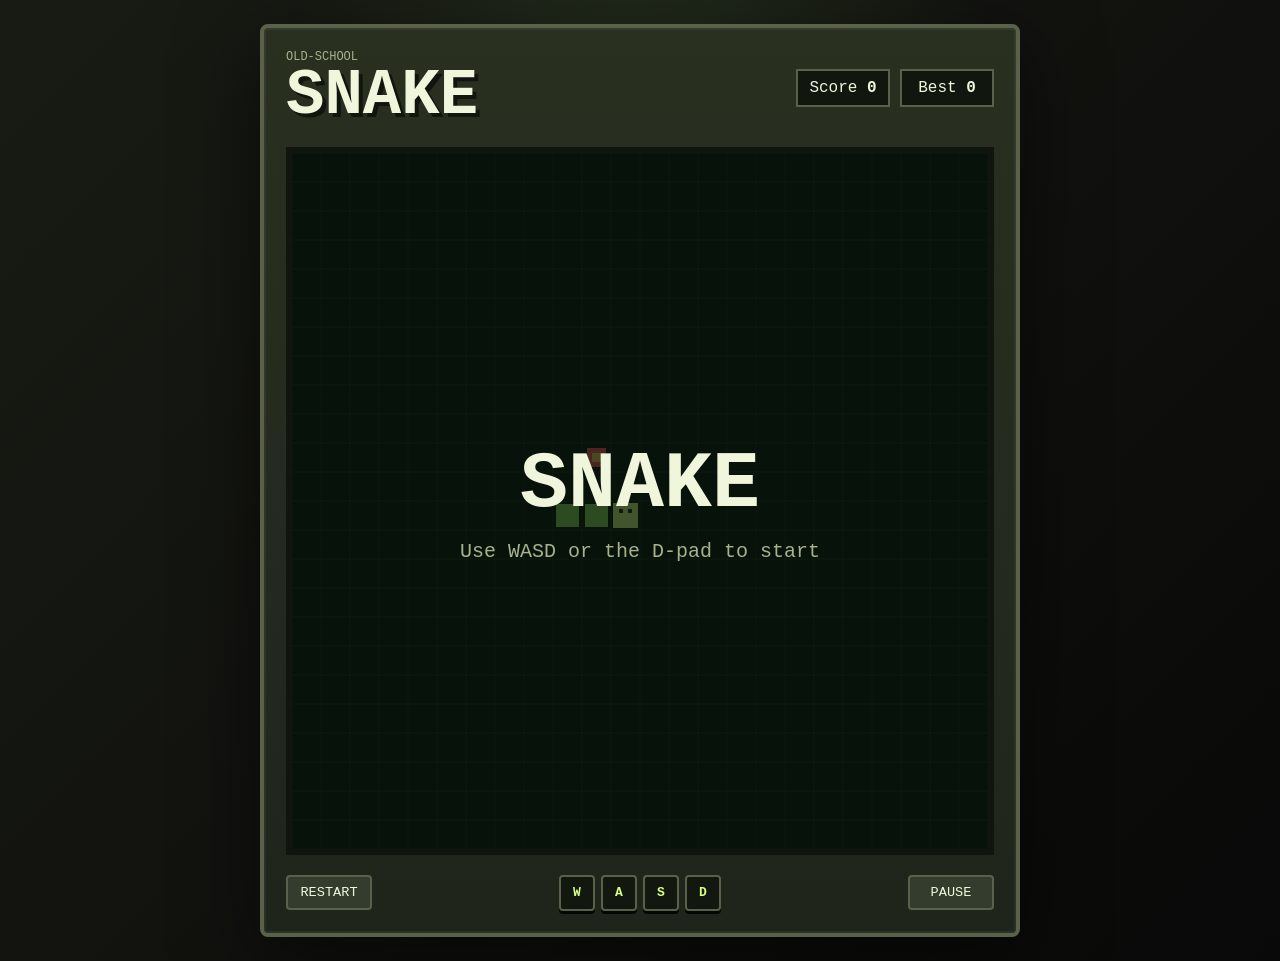
<file: webGames/Snake/index.html>
<!doctype html>
<html lang="en">
  <head>
    <meta charset="utf-8">
    <meta name="viewport" content="width=device-width, initial-scale=1">
    <title>Snake</title>
    <link rel="stylesheet" href="styles.css">
  </head>
  <body>
    <main class="arcade-shell" aria-label="Snake game">
      <section class="cabinet">
        <div class="top-bar">
          <div>
            <p class="eyebrow">Old-School</p>
            <h1>Snake</h1>
          </div>
          <div class="scoreboard" aria-live="polite">
            <span>Score <strong id="score">0</strong></span>
            <span>Best <strong id="best">0</strong></span>
          </div>
        </div>

        <div class="screen-wrap">
          <canvas id="game" width="600" height="600" aria-label="Snake play field"></canvas>
          <div id="overlay" class="overlay">
            <strong id="overlay-title">Snake</strong>
            <span id="overlay-copy">Use WASD or the D-pad to start</span>
          </div>
        </div>

        <div class="controls">
          <button id="restart" type="button">Restart</button>
          <button id="pause" type="button">Pause</button>
          <div class="keys" aria-label="Keyboard controls">
            <kbd>W</kbd><kbd>A</kbd><kbd>S</kbd><kbd>D</kbd>
          </div>
        </div>

        <div class="touch-pad" aria-label="Touch controls">
          <button class="touch-button touch-up" type="button" data-direction="up" aria-label="Move up">&#9650;</button>
          <button class="touch-button touch-left" type="button" data-direction="left" aria-label="Move left">&#9664;</button>
          <button class="touch-button touch-right" type="button" data-direction="right" aria-label="Move right">&#9654;</button>
          <button class="touch-button touch-down" type="button" data-direction="down" aria-label="Move down">&#9660;</button>
        </div>
      </section>
    </main>

    <script src="game.js"></script>
  </body>
</html>
</file>
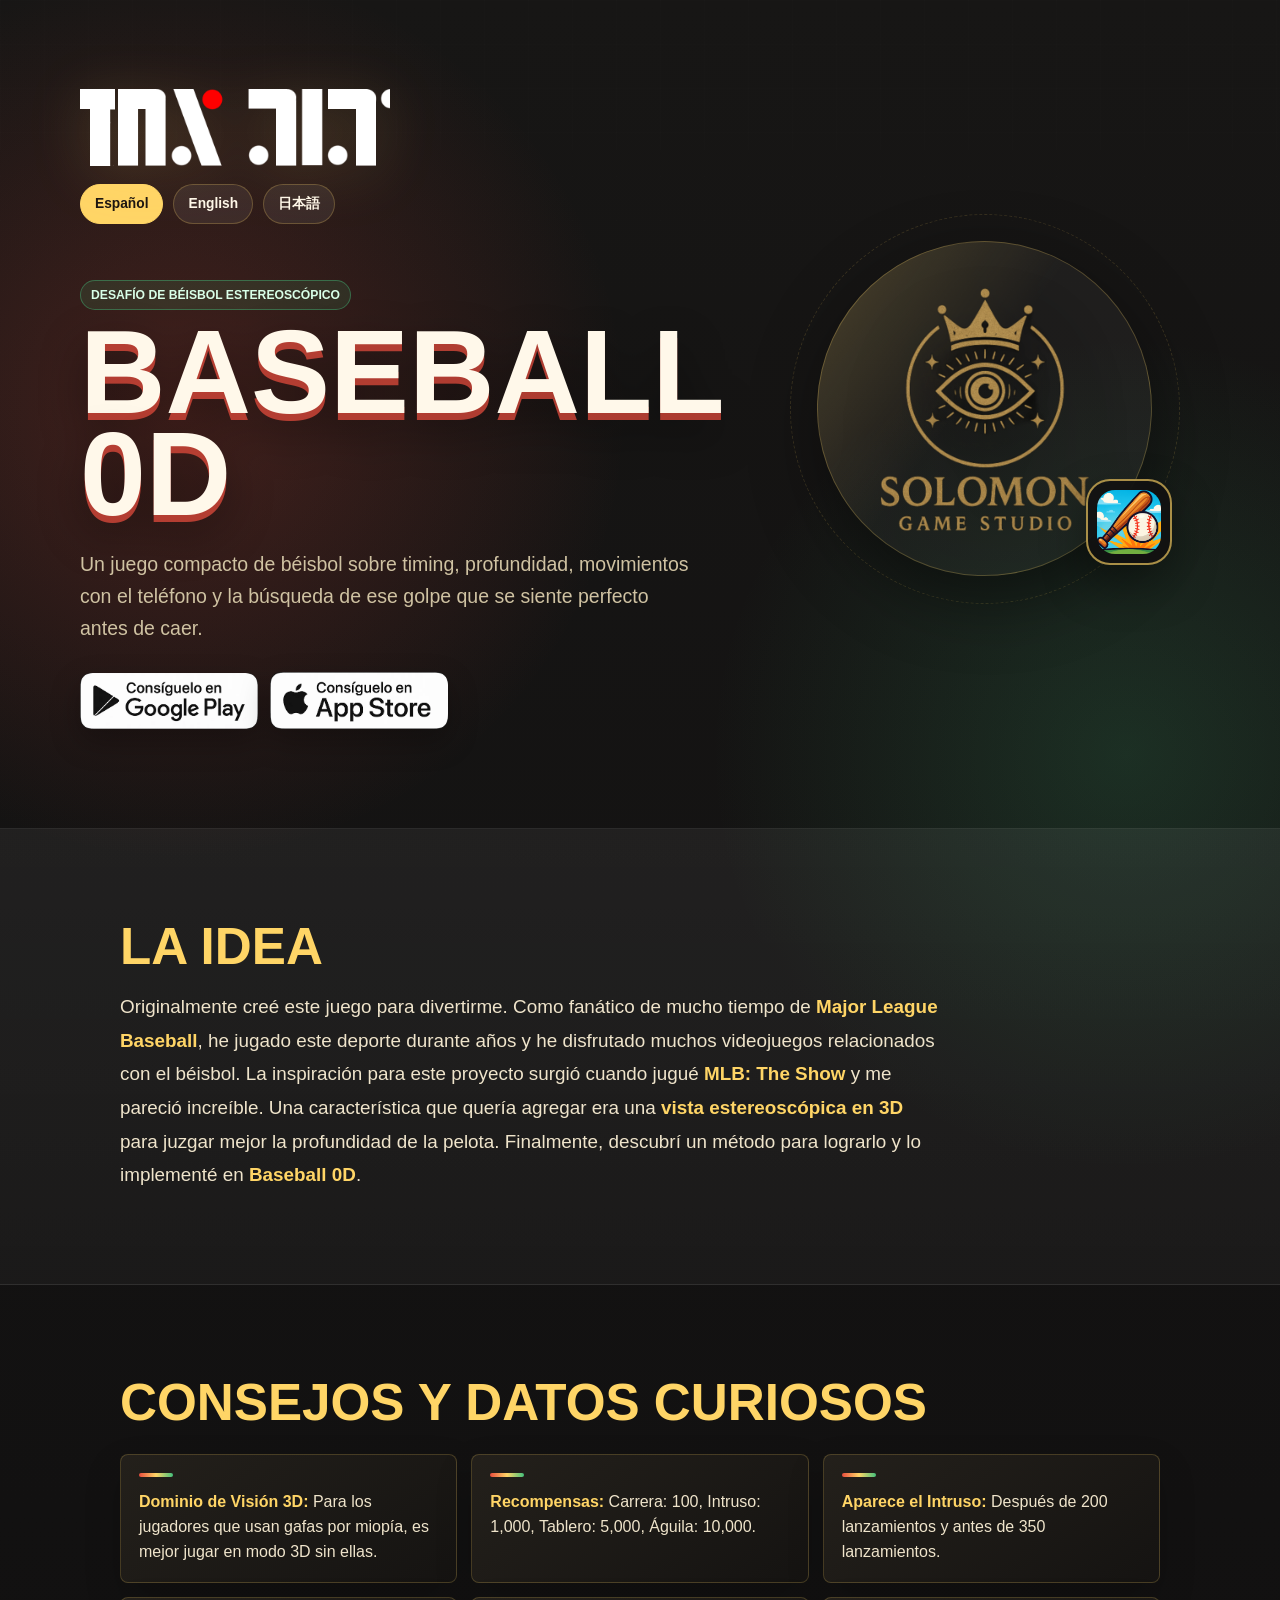
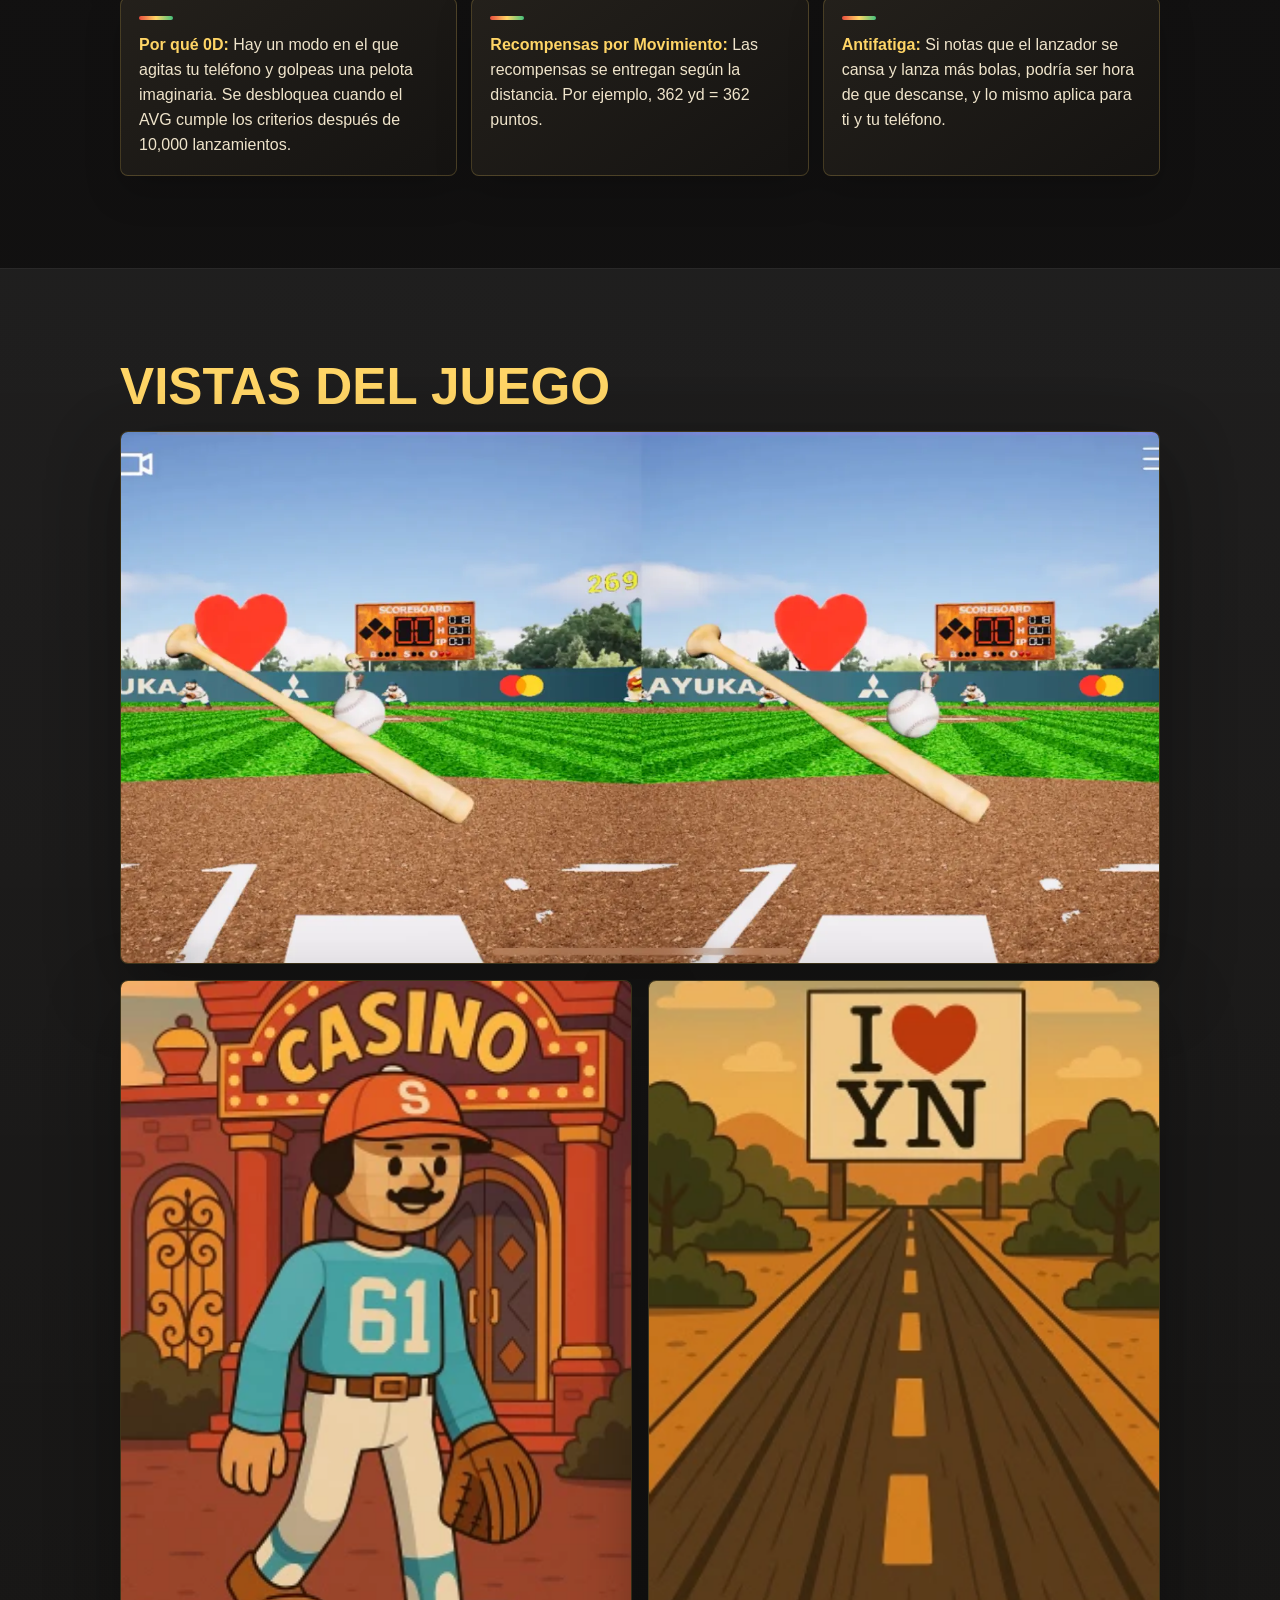
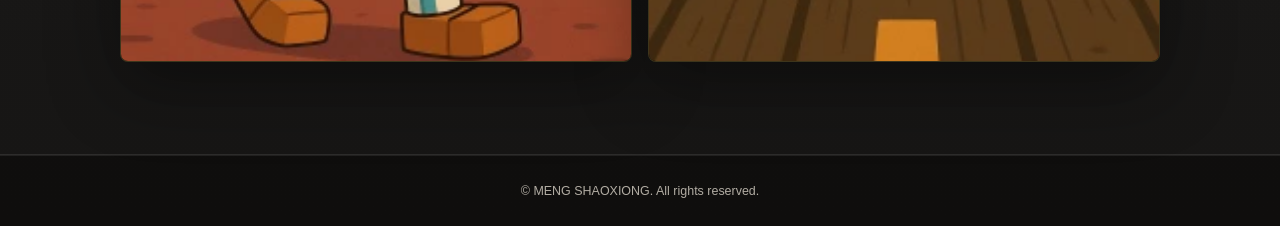
<file: GameInfo/baseball0d/es/index.html>
﻿<!DOCTYPE html>
<html lang="es">
<head>
    <meta charset="UTF-8">
    <meta name="viewport" content="width=device-width, initial-scale=1.0, viewport-fit=cover">
    <meta name="theme-color" content="#121111">
    <title>Baseball 0D</title>
    <style>
        :root {
            --bg: #121111;
            --panel: #1d1c19;
            --panel-strong: #27231d;
            --text: #fff8ea;
            --muted: #cfc2a2;
            --gold: #ffd566;
            --red: #e84c3d;
            --green: #44c17c;
            --line: rgba(255, 213, 102, 0.24);
            --shadow: 0 24px 70px rgba(0, 0, 0, 0.42);
        }

        * {
            box-sizing: border-box;
        }

        html {
            scroll-behavior: smooth;
        }

        body {
            margin: 0;
            min-height: 100vh;
            overflow-x: hidden;
            background:
                radial-gradient(circle at 14% 12%, rgba(232, 76, 61, 0.22), transparent 28rem),
                radial-gradient(circle at 88% 22%, rgba(68, 193, 124, 0.16), transparent 26rem),
                linear-gradient(180deg, #171615 0%, var(--bg) 44%, #0f0e0d 100%);
            color: var(--text);
            font-family: Arial, Helvetica, sans-serif;
        }

        body::before {
            content: "";
            position: fixed;
            inset: 0;
            pointer-events: none;
            opacity: 0.22;
            background-image:
                linear-gradient(rgba(255, 255, 255, 0.045) 1px, transparent 1px),
                linear-gradient(90deg, rgba(255, 255, 255, 0.045) 1px, transparent 1px);
            background-size: 44px 44px;
            mask-image: linear-gradient(to bottom, #000 0%, transparent 74%);
        }

        a {
            color: inherit;
        }

        img {
            max-width: 100%;
        }

        figure {
            margin: 0;
        }

        .page {
            position: relative;
            isolation: isolate;
        }

        .hero {
            min-height: 92svh;
            display: grid;
            place-items: center;
            padding: max(18px, env(safe-area-inset-top)) 18px 28px;
        }

        .hero-inner {
            width: min(1120px, 100%);
            display: grid;
            grid-template-columns: minmax(0, 1fr) minmax(280px, 430px);
            gap: clamp(24px, 5vw, 70px);
            align-items: center;
        }

        .hero-copy {
            min-width: 0;
        }

        .sacred-text {
            width: clamp(170px, 36vw, 310px);
            height: auto;
            display: block;
            margin-bottom: 18px;
            filter: drop-shadow(0 10px 28px rgba(255, 213, 102, 0.16));
        }

        .language-selector {
            display: flex;
            flex-wrap: wrap;
            gap: 10px;
            margin-bottom: clamp(28px, 5vw, 56px);
        }

        .lang-btn {
            appearance: none;
            display: inline-flex;
            align-items: center;
            justify-content: center;
            min-height: 40px;
            padding: 9px 14px;
            border: 1px solid var(--line);
            border-radius: 999px;
            background: rgba(255, 255, 255, 0.07);
            color: var(--text);
            font: 700 0.86rem/1 Arial, Helvetica, sans-serif;
            text-decoration: none;
            cursor: pointer;
            transition: transform 180ms ease, border-color 180ms ease, background 180ms ease;
        }

        .lang-btn.current {
            background: var(--gold);
            border-color: var(--gold);
            color: #1a1410;
        }

        .lang-btn:hover {
            transform: translateY(-2px);
            border-color: rgba(255, 213, 102, 0.72);
            background: rgba(255, 213, 102, 0.13);
        }

        .eyebrow {
            width: fit-content;
            margin: 0 0 12px;
            padding: 7px 10px;
            border: 1px solid rgba(68, 193, 124, 0.42);
            border-radius: 999px;
            color: #d9ffe8;
            background: rgba(68, 193, 124, 0.12);
            font-size: 0.76rem;
            font-weight: 800;
            text-transform: uppercase;
        }

        h1 {
            max-width: 9ch;
            margin: 0;
            color: var(--text);
            font-size: clamp(3rem, 12vw, 7.4rem);
            line-height: 0.86;
            letter-spacing: 0;
            text-transform: uppercase;
            text-shadow: 0 7px 0 rgba(232, 76, 61, 0.72), 0 18px 46px rgba(0, 0, 0, 0.48);
        }

        .tagline {
            max-width: 620px;
            margin: 22px 0 0;
            color: var(--muted);
            font-size: clamp(1rem, 2.4vw, 1.22rem);
            line-height: 1.65;
        }

        .button-container {
            display: flex;
            flex-wrap: wrap;
            gap: 12px;
            margin-top: 28px;
            align-items: center;
        }

        .store-link {
            display: block;
            width: min(178px, calc(50vw - 26px));
            min-width: 138px;
            border-radius: 11px;
            line-height: 0;
            transition: transform 180ms ease, filter 180ms ease;
        }

        .store-link:hover {
            transform: translateY(-3px);
            filter: brightness(1.08);
        }

        .store-button {
            width: 100%;
            height: auto;
            border-radius: 11px;
            box-shadow: 0 12px 30px rgba(0, 0, 0, 0.28);
        }

        .hero-art {
            display: grid;
            place-items: center;
            min-width: 0;
        }

        .logo-stage {
            position: relative;
            width: min(100%, 390px);
            aspect-ratio: 1;
            display: grid;
            place-items: center;
        }

        .logo-stage::before,
        .logo-stage::after {
            content: "";
            position: absolute;
            border-radius: 50%;
            border: 1px solid var(--line);
            transform: rotate(-9deg);
        }

        .logo-stage::before {
            inset: 7%;
            background:
                linear-gradient(135deg, rgba(255, 213, 102, 0.2), transparent 46%),
                rgba(255, 255, 255, 0.04);
            box-shadow: var(--shadow);
        }

        .logo-stage::after {
            inset: 0;
            border-style: dashed;
            opacity: 0.58;
        }

        .logo {
            position: relative;
            z-index: 1;
            width: 78%;
            height: auto;
            border-radius: 28%;
            animation: float 4s ease-in-out infinite;
            filter: drop-shadow(0 30px 34px rgba(0, 0, 0, 0.45));
        }

        .icon-badge {
            position: absolute;
            right: 2%;
            bottom: 10%;
            z-index: 2;
            width: 86px;
            height: 86px;
            display: grid;
            place-items: center;
            border: 2px solid rgba(255, 213, 102, 0.64);
            border-radius: 24px;
            background: rgba(18, 17, 17, 0.82);
            box-shadow: 0 20px 44px rgba(0, 0, 0, 0.38);
            backdrop-filter: blur(12px);
        }

        .icon {
            width: 64px;
            height: 64px;
            border-radius: 18px;
        }

        .content-band {
            padding: clamp(46px, 8vw, 92px) 18px;
        }

        .content-band.alt {
            background:
                linear-gradient(180deg, rgba(255, 255, 255, 0.035), rgba(255, 255, 255, 0.01)),
                rgba(255, 255, 255, 0.025);
            border-block: 1px solid rgba(255, 255, 255, 0.07);
        }

        .section-inner {
            width: min(1040px, 100%);
            margin: 0 auto;
        }

        .section-heading {
            margin: 0 0 18px;
            color: var(--gold);
            font-size: clamp(1.8rem, 5vw, 3.2rem);
            line-height: 1;
            letter-spacing: 0;
            text-transform: uppercase;
        }

        .description {
            max-width: 820px;
            margin: 0;
            color: #efe4cb;
            font-size: clamp(1rem, 2.2vw, 1.18rem);
            line-height: 1.78;
        }

        .description strong,
        .tip strong {
            color: var(--gold);
        }

        .tips-grid {
            display: grid;
            grid-template-columns: repeat(3, minmax(0, 1fr));
            gap: 14px;
            margin: 26px 0 0;
            padding: 0;
            list-style: none;
        }

        .tip {
            min-height: 100%;
            padding: 18px;
            border: 1px solid rgba(255, 213, 102, 0.2);
            border-radius: 8px;
            background: linear-gradient(145deg, rgba(39, 35, 29, 0.86), rgba(22, 20, 18, 0.86));
            color: #efe4cb;
            line-height: 1.55;
            box-shadow: 0 16px 36px rgba(0, 0, 0, 0.18);
        }

        .tip::before {
            content: "";
            display: block;
            width: 34px;
            height: 4px;
            margin-bottom: 13px;
            border-radius: 999px;
            background: linear-gradient(90deg, var(--red), var(--gold), var(--green));
        }

        .image-gallery {
            display: grid;
            gap: 16px;
        }

        .gallery-shot {
            position: relative;
            overflow: hidden;
            border: 1px solid rgba(255, 213, 102, 0.22);
            border-radius: 8px;
            background: #080807;
            box-shadow: var(--shadow);
        }

        .gallery-shot img {
            width: 100%;
            height: 100%;
            display: block;
            object-fit: cover;
            transition: transform 450ms ease, opacity 450ms ease;
        }

        .gallery-shot:hover img {
            transform: scale(1.035);
            opacity: 0.94;
        }

        .gallery-shot.wide {
            aspect-ratio: 16 / 8.2;
        }

        .gallery-row {
            display: grid;
            grid-template-columns: repeat(2, minmax(0, 1fr));
            gap: 16px;
        }

        .gallery-row .gallery-shot {
            aspect-ratio: 3 / 4;
        }

        .footer {
            padding: 28px 18px max(28px, env(safe-area-inset-bottom));
            color: rgba(255, 248, 234, 0.68);
            text-align: center;
            font-size: 0.78rem;
            border-top: 1px solid rgba(255, 255, 255, 0.08);
        }

        @keyframes float {
            0%, 100% {
                transform: translateY(0) rotate(-1deg);
            }
            50% {
                transform: translateY(-10px) rotate(1deg);
            }
        }

        @media (max-width: 860px) {
            .hero {
                min-height: auto;
                padding-bottom: 44px;
            }

            .hero-inner {
                grid-template-columns: 1fr;
                gap: 20px;
            }

            .hero-art {
                order: -1;
            }

            .logo-stage {
                width: min(74vw, 330px);
            }

            .hero-copy {
                text-align: center;
            }

            .sacred-text,
            .eyebrow {
                margin-inline: auto;
            }

            .language-selector,
            .button-container {
                justify-content: center;
            }

            h1 {
                max-width: none;
            }

            .tagline,
            .description {
                margin-inline: auto;
            }

            .tips-grid {
                grid-template-columns: repeat(2, minmax(0, 1fr));
            }
        }

        @media (max-width: 620px) {
            .hero {
                padding-inline: 14px;
            }

            .language-selector {
                display: grid;
                grid-template-columns: repeat(2, minmax(0, 1fr));
                gap: 8px;
                margin-bottom: 26px;
            }

            .lang-btn {
                width: 100%;
                min-width: 0;
                padding-inline: 10px;
                font-size: 0.78rem;
            }

            .lang-btn.current {
                grid-column: 1 / -1;
            }

            h1 {
                font-size: clamp(2.45rem, 10vw, 3.25rem);
                line-height: 0.92;
                overflow-wrap: anywhere;
            }

            .icon-badge {
                width: 72px;
                height: 72px;
                border-radius: 20px;
            }

            .icon {
                width: 54px;
                height: 54px;
            }

            .button-container {
                flex-direction: column;
                gap: 10px;
            }

            .store-link {
                flex: 0 0 auto;
                width: min(224px, 100%);
                max-width: 100%;
            }

            .content-band {
                padding: 44px 14px;
            }

            .section-heading {
                text-align: center;
            }

            .tips-grid,
            .gallery-row {
                grid-template-columns: 1fr;
            }

            .tip {
                padding: 16px;
            }

            .gallery-shot.wide {
                aspect-ratio: 1024 / 500;
            }

            .gallery-row .gallery-shot {
                aspect-ratio: 4 / 5;
            }
        }

        @media (prefers-reduced-motion: reduce) {
            *,
            *::before,
            *::after {
                animation-duration: 0.01ms !important;
                animation-iteration-count: 1 !important;
                scroll-behavior: auto !important;
                transition-duration: 0.01ms !important;
            }
        }
    </style>
</head>
<body>
    <main class="page">
        <section class="hero" aria-labelledby="page-title">
            <div class="hero-inner">
                <div class="hero-copy">
                    <img src="adonai.png" alt="Adonai Studio" class="sacred-text">

                    <nav class="language-selector" aria-label="Idioma">
                        <button class="lang-btn current" type="button" aria-current="page">Español</button>
                        <a href="https://stephen-sachson.github.io/GameInfo/baseball0d/index.html" class="lang-btn">English</a>
                        <a href="https://stephen-sachson.github.io/GameInfo/baseball0d/jp/index.html" class="lang-btn">日本語</a>
                    </nav>

                    <p class="eyebrow">Desafío de béisbol estereoscópico</p>
                    <h1 id="page-title">Baseball 0D</h1>
                    <p class="tagline">
                        Un juego compacto de béisbol sobre timing, profundidad, movimientos con el teléfono y la búsqueda de ese golpe que se siente perfecto antes de caer.
                    </p>

                    <div class="button-container" aria-label="Descargar Baseball 0D">
                        <a class="store-link" href="https://play.google.com/store/apps/details?id=com.solomongamestudio.baseball0d" target="_blank" rel="noopener noreferrer">
                            <img src="googleplay.png" alt="Get it on Google Play" class="store-button">
                        </a>
                        <a class="store-link" href="https://apps.apple.com/app/id6745959959" target="_blank" rel="noopener noreferrer">
                            <img src="appstore.png" alt="Download on the App Store" class="store-button">
                        </a>
                    </div>
                </div>

                <div class="hero-art" aria-hidden="true">
                    <div class="logo-stage">
                        <img src="logo.png" alt="" class="logo">
                        <span class="icon-badge">
                            <img src="icon.png" alt="" class="icon">
                        </span>
                    </div>
                </div>
            </div>
        </section>

        <section class="content-band alt" aria-labelledby="story-heading">
            <div class="section-inner">
                <h2 class="section-heading" id="story-heading">La Idea</h2>
                <p class="description">
                    Originalmente creé este juego para divertirme. Como fanático de mucho tiempo de
                    <strong>Major League Baseball</strong>, he jugado este deporte durante años
                    y he disfrutado muchos videojuegos relacionados con el béisbol. La inspiración
                    para este proyecto surgió cuando jugué <strong>MLB: The Show</strong> y me pareció
                    increíble. Una característica que quería agregar era una
                    <strong>vista estereoscópica en 3D</strong> para juzgar mejor la profundidad de la pelota.
                    Finalmente, descubrí un método para lograrlo y lo implementé en
                    <strong>Baseball 0D</strong>.
                </p>
            </div>
        </section>

        <section class="content-band" aria-labelledby="tips-heading">
            <div class="section-inner">
                <h2 class="section-heading" id="tips-heading">Consejos y Datos Curiosos</h2>
                <ul class="tips-grid">
                    <li class="tip"><strong>Dominio de Visión 3D:</strong> Para los jugadores que usan gafas por miopía, es mejor jugar en modo 3D sin ellas.</li>
                    <li class="tip"><strong>Recompensas:</strong> Carrera: 100, Intruso: 1,000, Tablero: 5,000, Águila: 10,000.</li>
                    <li class="tip"><strong>Aparece el Intruso:</strong> Después de 200 lanzamientos y antes de 350 lanzamientos.</li>
                    <li class="tip"><strong>Por qué 0D:</strong> Hay un modo en el que agitas tu teléfono y golpeas una pelota imaginaria. Se desbloquea cuando el AVG cumple los criterios después de 10,000 lanzamientos.</li>
                    <li class="tip"><strong>Recompensas por Movimiento:</strong> Las recompensas se entregan según la distancia. Por ejemplo, 362 yd = 362 puntos.</li>
                    <li class="tip"><strong>Antifatiga:</strong> Si notas que el lanzador se cansa y lanza más bolas, podría ser hora de que descanse, y lo mismo aplica para ti y tu teléfono.</li>
                </ul>
            </div>
        </section>

        <section class="content-band alt" aria-labelledby="screens-heading">
            <div class="section-inner">
                <h2 class="section-heading" id="screens-heading">Vistas del Juego</h2>
                <div class="image-gallery">
                    <figure class="gallery-shot wide">
                        <img src="up.webp" alt="Game overview">
                    </figure>
                    <div class="gallery-row">
                        <figure class="gallery-shot">
                            <img src="left.webp" alt="Left gameplay view">
                        </figure>
                        <figure class="gallery-shot">
                            <img src="right.webp" alt="Right gameplay view">
                        </figure>
                    </div>
                </div>
            </div>
        </section>
    </main>

    <footer class="footer">
        &copy; MENG SHAOXIONG. All rights reserved.
    </footer>
</body>
</html>
</file>
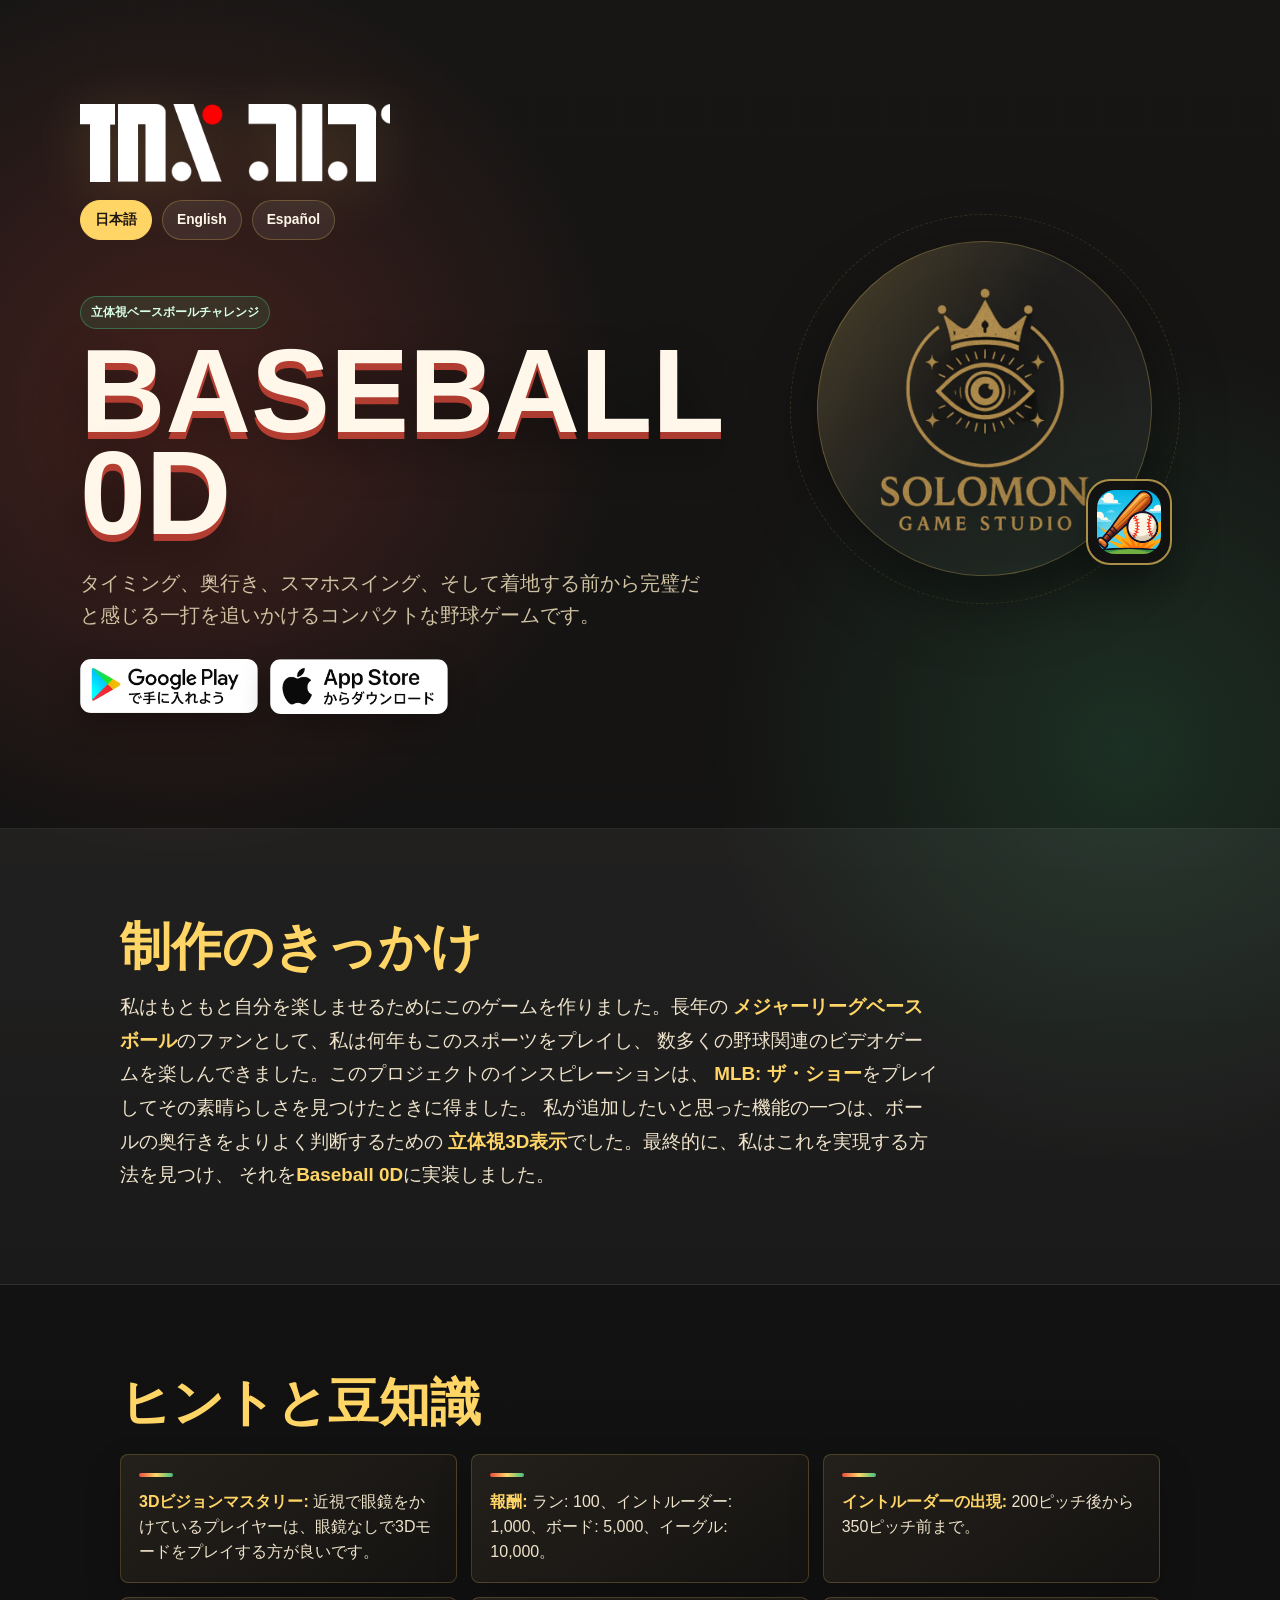
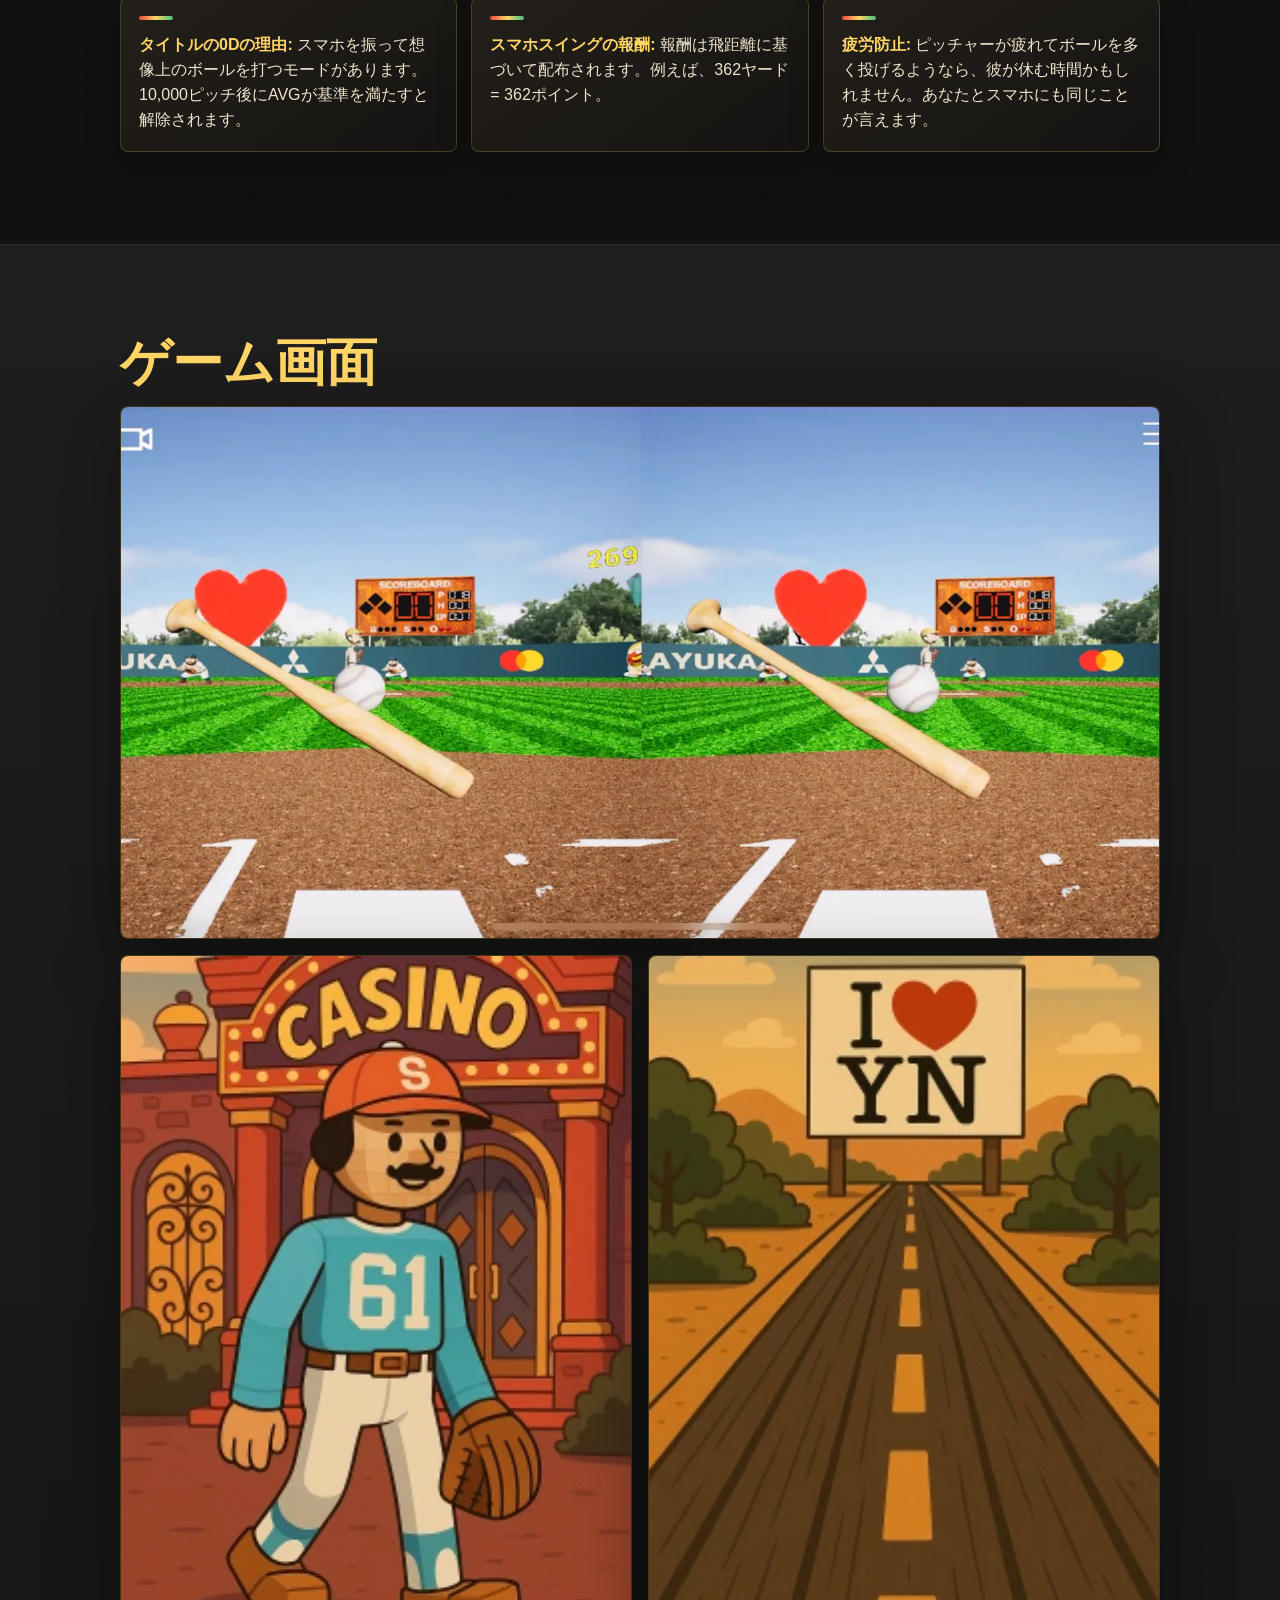
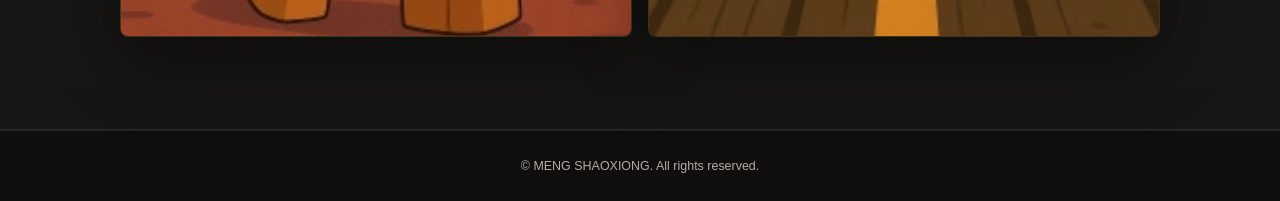
<file: GameInfo/baseball0d/jp/index.html>
﻿<!DOCTYPE html>
<html lang="ja">
<head>
    <meta charset="UTF-8">
    <meta name="viewport" content="width=device-width, initial-scale=1.0, viewport-fit=cover">
    <meta name="theme-color" content="#121111">
    <title>Baseball 0D</title>
    <style>
        :root {
            --bg: #121111;
            --panel: #1d1c19;
            --panel-strong: #27231d;
            --text: #fff8ea;
            --muted: #cfc2a2;
            --gold: #ffd566;
            --red: #e84c3d;
            --green: #44c17c;
            --line: rgba(255, 213, 102, 0.24);
            --shadow: 0 24px 70px rgba(0, 0, 0, 0.42);
        }

        * {
            box-sizing: border-box;
        }

        html {
            scroll-behavior: smooth;
        }

        body {
            margin: 0;
            min-height: 100vh;
            overflow-x: hidden;
            background:
                radial-gradient(circle at 14% 12%, rgba(232, 76, 61, 0.22), transparent 28rem),
                radial-gradient(circle at 88% 22%, rgba(68, 193, 124, 0.16), transparent 26rem),
                linear-gradient(180deg, #171615 0%, var(--bg) 44%, #0f0e0d 100%);
            color: var(--text);
            font-family: Arial, Helvetica, sans-serif;
        }

        body::before {
            content: "";
            position: fixed;
            inset: 0;
            pointer-events: none;
            opacity: 0.22;
            background-image:
                linear-gradient(rgba(255, 255, 255, 0.045) 1px, transparent 1px),
                linear-gradient(90deg, rgba(255, 255, 255, 0.045) 1px, transparent 1px);
            background-size: 44px 44px;
            mask-image: linear-gradient(to bottom, #000 0%, transparent 74%);
        }

        a {
            color: inherit;
        }

        img {
            max-width: 100%;
        }

        figure {
            margin: 0;
        }

        .page {
            position: relative;
            isolation: isolate;
        }

        .hero {
            min-height: 92svh;
            display: grid;
            place-items: center;
            padding: max(18px, env(safe-area-inset-top)) 18px 28px;
        }

        .hero-inner {
            width: min(1120px, 100%);
            display: grid;
            grid-template-columns: minmax(0, 1fr) minmax(280px, 430px);
            gap: clamp(24px, 5vw, 70px);
            align-items: center;
        }

        .hero-copy {
            min-width: 0;
        }

        .sacred-text {
            width: clamp(170px, 36vw, 310px);
            height: auto;
            display: block;
            margin-bottom: 18px;
            filter: drop-shadow(0 10px 28px rgba(255, 213, 102, 0.16));
        }

        .language-selector {
            display: flex;
            flex-wrap: wrap;
            gap: 10px;
            margin-bottom: clamp(28px, 5vw, 56px);
        }

        .lang-btn {
            appearance: none;
            display: inline-flex;
            align-items: center;
            justify-content: center;
            min-height: 40px;
            padding: 9px 14px;
            border: 1px solid var(--line);
            border-radius: 999px;
            background: rgba(255, 255, 255, 0.07);
            color: var(--text);
            font: 700 0.86rem/1 Arial, Helvetica, sans-serif;
            text-decoration: none;
            cursor: pointer;
            transition: transform 180ms ease, border-color 180ms ease, background 180ms ease;
        }

        .lang-btn.current {
            background: var(--gold);
            border-color: var(--gold);
            color: #1a1410;
        }

        .lang-btn:hover {
            transform: translateY(-2px);
            border-color: rgba(255, 213, 102, 0.72);
            background: rgba(255, 213, 102, 0.13);
        }

        .eyebrow {
            width: fit-content;
            margin: 0 0 12px;
            padding: 7px 10px;
            border: 1px solid rgba(68, 193, 124, 0.42);
            border-radius: 999px;
            color: #d9ffe8;
            background: rgba(68, 193, 124, 0.12);
            font-size: 0.76rem;
            font-weight: 800;
            text-transform: uppercase;
        }

        h1 {
            max-width: 9ch;
            margin: 0;
            color: var(--text);
            font-size: clamp(3rem, 12vw, 7.4rem);
            line-height: 0.86;
            letter-spacing: 0;
            text-transform: uppercase;
            text-shadow: 0 7px 0 rgba(232, 76, 61, 0.72), 0 18px 46px rgba(0, 0, 0, 0.48);
        }

        .tagline {
            max-width: 620px;
            margin: 22px 0 0;
            color: var(--muted);
            font-size: clamp(1rem, 2.4vw, 1.22rem);
            line-height: 1.65;
        }

        .button-container {
            display: flex;
            flex-wrap: wrap;
            gap: 12px;
            margin-top: 28px;
            align-items: center;
        }

        .store-link {
            display: block;
            width: min(178px, calc(50vw - 26px));
            min-width: 138px;
            border-radius: 11px;
            line-height: 0;
            transition: transform 180ms ease, filter 180ms ease;
        }

        .store-link:hover {
            transform: translateY(-3px);
            filter: brightness(1.08);
        }

        .store-button {
            width: 100%;
            height: auto;
            border-radius: 11px;
            box-shadow: 0 12px 30px rgba(0, 0, 0, 0.28);
        }

        .hero-art {
            display: grid;
            place-items: center;
            min-width: 0;
        }

        .logo-stage {
            position: relative;
            width: min(100%, 390px);
            aspect-ratio: 1;
            display: grid;
            place-items: center;
        }

        .logo-stage::before,
        .logo-stage::after {
            content: "";
            position: absolute;
            border-radius: 50%;
            border: 1px solid var(--line);
            transform: rotate(-9deg);
        }

        .logo-stage::before {
            inset: 7%;
            background:
                linear-gradient(135deg, rgba(255, 213, 102, 0.2), transparent 46%),
                rgba(255, 255, 255, 0.04);
            box-shadow: var(--shadow);
        }

        .logo-stage::after {
            inset: 0;
            border-style: dashed;
            opacity: 0.58;
        }

        .logo {
            position: relative;
            z-index: 1;
            width: 78%;
            height: auto;
            border-radius: 28%;
            animation: float 4s ease-in-out infinite;
            filter: drop-shadow(0 30px 34px rgba(0, 0, 0, 0.45));
        }

        .icon-badge {
            position: absolute;
            right: 2%;
            bottom: 10%;
            z-index: 2;
            width: 86px;
            height: 86px;
            display: grid;
            place-items: center;
            border: 2px solid rgba(255, 213, 102, 0.64);
            border-radius: 24px;
            background: rgba(18, 17, 17, 0.82);
            box-shadow: 0 20px 44px rgba(0, 0, 0, 0.38);
            backdrop-filter: blur(12px);
        }

        .icon {
            width: 64px;
            height: 64px;
            border-radius: 18px;
        }

        .content-band {
            padding: clamp(46px, 8vw, 92px) 18px;
        }

        .content-band.alt {
            background:
                linear-gradient(180deg, rgba(255, 255, 255, 0.035), rgba(255, 255, 255, 0.01)),
                rgba(255, 255, 255, 0.025);
            border-block: 1px solid rgba(255, 255, 255, 0.07);
        }

        .section-inner {
            width: min(1040px, 100%);
            margin: 0 auto;
        }

        .section-heading {
            margin: 0 0 18px;
            color: var(--gold);
            font-size: clamp(1.8rem, 5vw, 3.2rem);
            line-height: 1;
            letter-spacing: 0;
            text-transform: uppercase;
        }

        .description {
            max-width: 820px;
            margin: 0;
            color: #efe4cb;
            font-size: clamp(1rem, 2.2vw, 1.18rem);
            line-height: 1.78;
        }

        .description strong,
        .tip strong {
            color: var(--gold);
        }

        .tips-grid {
            display: grid;
            grid-template-columns: repeat(3, minmax(0, 1fr));
            gap: 14px;
            margin: 26px 0 0;
            padding: 0;
            list-style: none;
        }

        .tip {
            min-height: 100%;
            padding: 18px;
            border: 1px solid rgba(255, 213, 102, 0.2);
            border-radius: 8px;
            background: linear-gradient(145deg, rgba(39, 35, 29, 0.86), rgba(22, 20, 18, 0.86));
            color: #efe4cb;
            line-height: 1.55;
            box-shadow: 0 16px 36px rgba(0, 0, 0, 0.18);
        }

        .tip::before {
            content: "";
            display: block;
            width: 34px;
            height: 4px;
            margin-bottom: 13px;
            border-radius: 999px;
            background: linear-gradient(90deg, var(--red), var(--gold), var(--green));
        }

        .image-gallery {
            display: grid;
            gap: 16px;
        }

        .gallery-shot {
            position: relative;
            overflow: hidden;
            border: 1px solid rgba(255, 213, 102, 0.22);
            border-radius: 8px;
            background: #080807;
            box-shadow: var(--shadow);
        }

        .gallery-shot img {
            width: 100%;
            height: 100%;
            display: block;
            object-fit: cover;
            transition: transform 450ms ease, opacity 450ms ease;
        }

        .gallery-shot:hover img {
            transform: scale(1.035);
            opacity: 0.94;
        }

        .gallery-shot.wide {
            aspect-ratio: 16 / 8.2;
        }

        .gallery-row {
            display: grid;
            grid-template-columns: repeat(2, minmax(0, 1fr));
            gap: 16px;
        }

        .gallery-row .gallery-shot {
            aspect-ratio: 3 / 4;
        }

        .footer {
            padding: 28px 18px max(28px, env(safe-area-inset-bottom));
            color: rgba(255, 248, 234, 0.68);
            text-align: center;
            font-size: 0.78rem;
            border-top: 1px solid rgba(255, 255, 255, 0.08);
        }

        @keyframes float {
            0%, 100% {
                transform: translateY(0) rotate(-1deg);
            }
            50% {
                transform: translateY(-10px) rotate(1deg);
            }
        }

        @media (max-width: 860px) {
            .hero {
                min-height: auto;
                padding-bottom: 44px;
            }

            .hero-inner {
                grid-template-columns: 1fr;
                gap: 20px;
            }

            .hero-art {
                order: -1;
            }

            .logo-stage {
                width: min(74vw, 330px);
            }

            .hero-copy {
                text-align: center;
            }

            .sacred-text,
            .eyebrow {
                margin-inline: auto;
            }

            .language-selector,
            .button-container {
                justify-content: center;
            }

            h1 {
                max-width: none;
            }

            .tagline,
            .description {
                margin-inline: auto;
            }

            .tips-grid {
                grid-template-columns: repeat(2, minmax(0, 1fr));
            }
        }

        @media (max-width: 620px) {
            .hero {
                padding-inline: 14px;
            }

            .language-selector {
                display: grid;
                grid-template-columns: repeat(2, minmax(0, 1fr));
                gap: 8px;
                margin-bottom: 26px;
            }

            .lang-btn {
                width: 100%;
                min-width: 0;
                padding-inline: 10px;
                font-size: 0.78rem;
            }

            .lang-btn.current {
                grid-column: 1 / -1;
            }

            h1 {
                font-size: clamp(2.45rem, 10vw, 3.25rem);
                line-height: 0.92;
                overflow-wrap: anywhere;
            }

            .icon-badge {
                width: 72px;
                height: 72px;
                border-radius: 20px;
            }

            .icon {
                width: 54px;
                height: 54px;
            }

            .button-container {
                flex-direction: column;
                gap: 10px;
            }

            .store-link {
                flex: 0 0 auto;
                width: min(224px, 100%);
                max-width: 100%;
            }

            .content-band {
                padding: 44px 14px;
            }

            .section-heading {
                text-align: center;
            }

            .tips-grid,
            .gallery-row {
                grid-template-columns: 1fr;
            }

            .tip {
                padding: 16px;
            }

            .gallery-shot.wide {
                aspect-ratio: 1024 / 500;
            }

            .gallery-row .gallery-shot {
                aspect-ratio: 4 / 5;
            }
        }

        @media (prefers-reduced-motion: reduce) {
            *,
            *::before,
            *::after {
                animation-duration: 0.01ms !important;
                animation-iteration-count: 1 !important;
                scroll-behavior: auto !important;
                transition-duration: 0.01ms !important;
            }
        }
    </style>
</head>
<body>
    <main class="page">
        <section class="hero" aria-labelledby="page-title">
            <div class="hero-inner">
                <div class="hero-copy">
                    <img src="adonai.png" alt="Adonai Studio" class="sacred-text">

                    <nav class="language-selector" aria-label="言語">
                        <button class="lang-btn current" type="button" aria-current="page">日本語</button>
                        <a href="https://stephen-sachson.github.io/GameInfo/baseball0d/index.html" class="lang-btn">English</a>
                        <a href="https://stephen-sachson.github.io/GameInfo/baseball0d/es/index.html" class="lang-btn">Español</a>
                    </nav>

                    <p class="eyebrow">立体視ベースボールチャレンジ</p>
                    <h1 id="page-title">Baseball 0D</h1>
                    <p class="tagline">
                        タイミング、奥行き、スマホスイング、そして着地する前から完璧だと感じる一打を追いかけるコンパクトな野球ゲームです。
                    </p>

                    <div class="button-container" aria-label="Baseball 0Dをダウンロード">
                        <a class="store-link" href="https://play.google.com/store/apps/details?id=com.solomongamestudio.baseball0d" target="_blank" rel="noopener noreferrer">
                            <img src="googleplay.png" alt="Get it on Google Play" class="store-button">
                        </a>
                        <a class="store-link" href="https://apps.apple.com/app/id6745959959" target="_blank" rel="noopener noreferrer">
                            <img src="appstore.png" alt="Download on the App Store" class="store-button">
                        </a>
                    </div>
                </div>

                <div class="hero-art" aria-hidden="true">
                    <div class="logo-stage">
                        <img src="logo.png" alt="" class="logo">
                        <span class="icon-badge">
                            <img src="icon.png" alt="" class="icon">
                        </span>
                    </div>
                </div>
            </div>
        </section>

        <section class="content-band alt" aria-labelledby="story-heading">
            <div class="section-inner">
                <h2 class="section-heading" id="story-heading">制作のきっかけ</h2>
                <p class="description">
                    私はもともと自分を楽しませるためにこのゲームを作りました。長年の
                    <strong>メジャーリーグベースボール</strong>のファンとして、私は何年もこのスポーツをプレイし、
                    数多くの野球関連のビデオゲームを楽しんできました。このプロジェクトのインスピレーションは、
                    <strong>MLB: ザ・ショー</strong>をプレイしてその素晴らしさを見つけたときに得ました。
                    私が追加したいと思った機能の一つは、ボールの奥行きをよりよく判断するための
                    <strong>立体視3D表示</strong>でした。最終的に、私はこれを実現する方法を見つけ、
                    それを<strong>Baseball 0D</strong>に実装しました。
                </p>
            </div>
        </section>

        <section class="content-band" aria-labelledby="tips-heading">
            <div class="section-inner">
                <h2 class="section-heading" id="tips-heading">ヒントと豆知識</h2>
                <ul class="tips-grid">
                    <li class="tip"><strong>3Dビジョンマスタリー:</strong> 近視で眼鏡をかけているプレイヤーは、眼鏡なしで3Dモードをプレイする方が良いです。</li>
                    <li class="tip"><strong>報酬:</strong> ラン: 100、イントルーダー: 1,000、ボード: 5,000、イーグル: 10,000。</li>
                    <li class="tip"><strong>イントルーダーの出現:</strong> 200ピッチ後から350ピッチ前まで。</li>
                    <li class="tip"><strong>タイトルの0Dの理由:</strong> スマホを振って想像上のボールを打つモードがあります。10,000ピッチ後にAVGが基準を満たすと解除されます。</li>
                    <li class="tip"><strong>スマホスイングの報酬:</strong> 報酬は飛距離に基づいて配布されます。例えば、362ヤード = 362ポイント。</li>
                    <li class="tip"><strong>疲労防止:</strong> ピッチャーが疲れてボールを多く投げるようなら、彼が休む時間かもしれません。あなたとスマホにも同じことが言えます。</li>
                </ul>
            </div>
        </section>

        <section class="content-band alt" aria-labelledby="screens-heading">
            <div class="section-inner">
                <h2 class="section-heading" id="screens-heading">ゲーム画面</h2>
                <div class="image-gallery">
                    <figure class="gallery-shot wide">
                        <img src="up.webp" alt="Game overview">
                    </figure>
                    <div class="gallery-row">
                        <figure class="gallery-shot">
                            <img src="left.webp" alt="Left gameplay view">
                        </figure>
                        <figure class="gallery-shot">
                            <img src="right.webp" alt="Right gameplay view">
                        </figure>
                    </div>
                </div>
            </div>
        </section>
    </main>

    <footer class="footer">
        &copy; MENG SHAOXIONG. All rights reserved.
    </footer>
</body>
</html>
</file>
<file: convertor/styles.css>
:root {
  color-scheme: light;
  --ink: #17201c;
  --muted: #5f6e67;
  --paper: #f8faf6;
  --panel: rgba(255, 255, 255, 0.92);
  --line: #d7ded5;
  --cedar: #9b2f27;
  --moss: #2f694f;
  --indigo: #263f82;
  --shadow: 0 24px 70px rgba(30, 44, 38, 0.16);
}

* {
  box-sizing: border-box;
}

html {
  min-height: 100%;
  font-family:
    Inter, ui-sans-serif, system-ui, -apple-system, BlinkMacSystemFont, "Segoe UI",
    sans-serif;
  -webkit-text-size-adjust: 100%;
}

body {
  min-height: 100vh;
  margin: 0;
  color: var(--ink);
  background:
    linear-gradient(135deg, rgba(155, 47, 39, 0.11), transparent 32%),
    linear-gradient(225deg, rgba(47, 105, 79, 0.16), transparent 34%),
    var(--paper);
  overflow-x: hidden;
}

button,
textarea,
input {
  font: inherit;
}

#glyphCanvas {
  position: fixed;
  inset: 0;
  width: 100%;
  height: 100%;
  z-index: 0;
  pointer-events: none;
}

.app-shell {
  position: relative;
  z-index: 1;
  display: grid;
  min-height: 100vh;
  place-items: center;
  padding: 36px 20px;
}

.converter {
  width: min(1040px, 100%);
  padding: clamp(22px, 4vw, 38px);
  border: 1px solid rgba(215, 222, 213, 0.82);
  border-radius: 8px;
  background: rgba(248, 250, 246, 0.82);
  box-shadow: var(--shadow);
  backdrop-filter: blur(18px);
}

.title-block {
  max-width: 720px;
  margin-bottom: 28px;
}

.eyebrow,
.panel-label,
.status {
  margin: 0;
  color: var(--muted);
  font-size: 0.82rem;
  font-weight: 700;
  letter-spacing: 0;
  text-transform: uppercase;
}

h1 {
  max-width: 760px;
  margin: 8px 0 0;
  color: var(--ink);
  font-size: clamp(2.2rem, 5vw, 4.85rem);
  line-height: 0.98;
  letter-spacing: 0;
}

.workspace {
  display: grid;
  grid-template-columns: minmax(0, 1fr) minmax(0, 1fr);
  gap: 16px;
}

.panel {
  display: flex;
  min-height: 370px;
  flex-direction: column;
  border: 1px solid var(--line);
  border-radius: 8px;
  background: var(--panel);
}

.input-panel {
  padding: 18px;
}

textarea {
  width: 100%;
  min-height: 290px;
  flex: 1;
  margin-top: 14px;
  resize: vertical;
  border: 0;
  outline: 0;
  color: var(--ink);
  background: transparent;
  font-size: 1.3rem;
  line-height: 1.6;
  touch-action: manipulation;
}

textarea::placeholder {
  color: #9aa59f;
}

.results-panel {
  gap: 12px;
  padding: 18px;
}

.result-header,
.controls {
  display: flex;
  align-items: center;
  justify-content: space-between;
  gap: 12px;
}

.result-header + .result-text {
  margin-bottom: 14px;
}

.result-text {
  display: block;
  min-height: 116px;
  overflow-wrap: anywhere;
  border-left: 3px solid var(--moss);
  padding: 12px 14px;
  color: var(--ink);
  background: rgba(47, 105, 79, 0.06);
  font-size: 1.18rem;
  line-height: 1.65;
  white-space: pre-wrap;
}

.script-output {
  font-size: 1.45rem;
  text-align: right;
}

.icon-button,
.text-button {
  display: inline-grid;
  min-width: 44px;
  min-height: 40px;
  place-items: center;
  border: 1px solid var(--line);
  border-radius: 8px;
  color: var(--ink);
  background: #fff;
  cursor: pointer;
  touch-action: manipulation;
  transition:
    transform 160ms ease,
    border-color 160ms ease,
    color 160ms ease;
}

.icon-button:hover,
.text-button:hover {
  transform: translateY(-1px);
  border-color: var(--moss);
  color: var(--moss);
}

.icon-button svg {
  width: 19px;
  height: 19px;
  fill: none;
  stroke: currentColor;
  stroke-linecap: round;
  stroke-linejoin: round;
  stroke-width: 2;
}

.controls {
  margin-top: 16px;
  justify-content: flex-end;
  flex-wrap: wrap;
}

.toggle {
  display: inline-flex;
  align-items: center;
  gap: 10px;
  color: var(--ink);
  font-weight: 700;
}

.toggle input {
  width: 18px;
  height: 18px;
  accent-color: var(--cedar);
}

.text-button {
  padding: 0 18px;
  font-weight: 800;
}

.toggle-button[aria-pressed="true"] {
  border-color: var(--cedar);
  color: var(--cedar);
  background: rgba(155, 47, 39, 0.08);
}

.status {
  margin-top: 18px;
  min-height: 1.2em;
  color: var(--indigo);
}

@media (max-width: 760px) {
  .app-shell {
    align-items: start;
    min-height: 100svh;
    padding: 12px;
  }

  .converter {
    padding: 16px;
  }

  .title-block {
    margin-bottom: 18px;
  }

  .eyebrow,
  .panel-label,
  .status {
    font-size: 0.74rem;
  }

  h1 {
    max-width: 100%;
    font-size: clamp(2rem, 12vw, 3.1rem);
    line-height: 1.02;
  }

  .workspace {
    grid-template-columns: 1fr;
    gap: 12px;
  }

  .panel {
    min-height: auto;
  }

  .input-panel,
  .results-panel {
    padding: 14px;
  }

  textarea {
    min-height: 150px;
    font-size: 1.1rem;
    line-height: 1.5;
  }

  .result-text {
    min-height: 72px;
    padding: 10px 12px;
    font-size: 1.08rem;
    line-height: 1.5;
  }

  .script-output {
    font-size: 1.32rem;
  }

  .controls {
    margin-top: 12px;
    flex-direction: column;
  }

  .text-button {
    width: 100%;
    min-height: 46px;
  }

  .status {
    margin-top: 12px;
    line-height: 1.35;
  }
}

@media (max-width: 420px) {
  .app-shell {
    padding: 8px;
  }

  .converter {
    padding: 14px;
  }

  h1 {
    font-size: clamp(1.8rem, 11vw, 2.65rem);
  }

  textarea {
    min-height: 128px;
  }

  .result-header + .result-text {
    margin-bottom: 10px;
  }

  .result-text {
    min-height: 62px;
  }

  .icon-button {
    min-width: 46px;
    min-height: 44px;
  }
}
</file>
<file: webGames/QuantumSiege/styles.css>
:root {
  color-scheme: dark;
  --bg: #101315;
  --ink: #f2f5f1;
  --muted: #a9b3ad;
  --line: #31413b;
  --panel: #18201d;
  --panel-2: #202b26;
  --green: #63d471;
  --amber: #f2b84b;
  --red: #ff6868;
  --cyan: #64c9df;
  --violet: #b9a1ff;
  --cell: #22312b;
  --cell-alt: #263730;
  --shadow: rgba(0, 0, 0, 0.34);
}

* {
  box-sizing: border-box;
}

body {
  margin: 0;
  min-height: 100vh;
  overflow-x: hidden;
  background:
    radial-gradient(circle at 18% 12%, rgba(99, 212, 113, 0.13), transparent 26rem),
    linear-gradient(145deg, #101315 0%, #141d1a 48%, #17151b 100%);
  color: var(--ink);
  font-family:
    Inter, ui-sans-serif, system-ui, -apple-system, BlinkMacSystemFont, "Segoe UI",
    sans-serif;
}

button {
  border: 1px solid var(--line);
  border-radius: 8px;
  background: #26332e;
  color: var(--ink);
  font: inherit;
  cursor: pointer;
  transition:
    transform 150ms ease,
    border-color 150ms ease,
    background 150ms ease;
}

button:hover,
button:focus-visible {
  border-color: var(--cyan);
  background: #2b4038;
  outline: none;
}

button:active {
  transform: translateY(1px);
}

.shell {
  width: min(1480px, 100%);
  min-height: 100vh;
  margin: 0 auto;
  padding: 20px;
  display: grid;
  grid-template-rows: auto 1fr auto;
  gap: 16px;
}

.hud,
.log {
  border: 1px solid var(--line);
  border-radius: 8px;
  background: rgba(24, 32, 29, 0.84);
  box-shadow: 0 16px 50px var(--shadow);
}

.hud {
  min-height: 92px;
  padding: 16px;
  display: grid;
  grid-template-columns: minmax(260px, 1.4fr) minmax(360px, 1fr) auto;
  gap: 16px;
  align-items: center;
}

.brand {
  display: flex;
  align-items: center;
  gap: 14px;
  min-width: 0;
}

.mark {
  width: 44px;
  height: 44px;
  flex: 0 0 auto;
  border-radius: 8px;
  background:
    linear-gradient(135deg, transparent 42%, rgba(255, 255, 255, 0.52) 42% 50%, transparent 50%),
    conic-gradient(from 30deg, var(--green), var(--cyan), var(--amber), var(--green));
}

h1,
h2,
p {
  margin: 0;
}

h1 {
  font-size: clamp(1.45rem, 3vw, 2.4rem);
  line-height: 1;
  letter-spacing: 0;
}

.brand p,
.log span,
.stats span,
.panel-head span {
  color: var(--muted);
}

.stats {
  display: grid;
  grid-template-columns: repeat(4, minmax(74px, 1fr));
  gap: 8px;
}

.stats div {
  min-height: 58px;
  padding: 10px;
  border: 1px solid var(--line);
  border-radius: 8px;
  background: #151b19;
}

.stats span {
  display: block;
  font-size: 0.75rem;
}

.stats strong {
  display: block;
  margin-top: 2px;
  font-size: 1.45rem;
}

.controls {
  display: flex;
  gap: 8px;
  justify-content: flex-end;
}

.controls button {
  min-width: 84px;
  min-height: 42px;
  padding: 0 12px;
  display: inline-flex;
  align-items: center;
  justify-content: center;
  gap: 8px;
  white-space: nowrap;
}

.game {
  min-height: 0;
  display: grid;
  grid-template-columns: minmax(250px, 310px) minmax(420px, 1fr) minmax(250px, 310px);
  gap: 16px;
}

.panel {
  min-height: 0;
  border: 1px solid var(--line);
  border-radius: 8px;
  background: rgba(24, 32, 29, 0.9);
  box-shadow: 0 16px 50px var(--shadow);
  padding: 14px;
  display: flex;
  flex-direction: column;
}

.panel-head {
  min-height: 32px;
  display: flex;
  align-items: center;
  justify-content: space-between;
  gap: 12px;
}

.panel-head h2 {
  font-size: 0.95rem;
  letter-spacing: 0;
}

.hand,
.plan,
.threats {
  margin-top: 12px;
  display: grid;
  gap: 10px;
}

.card {
  width: 100%;
  min-height: 96px;
  padding: 12px;
  text-align: left;
  display: grid;
  gap: 7px;
  background: var(--panel-2);
}

.card.selected {
  border-color: var(--green);
  background: #243b2e;
}

.card strong {
  display: flex;
  align-items: center;
  justify-content: space-between;
  gap: 8px;
}

.card em,
.threat em {
  color: var(--amber);
  font-style: normal;
  font-size: 0.78rem;
}

.card span,
.threat span,
.plan li {
  color: var(--muted);
  font-size: 0.88rem;
  line-height: 1.35;
}

.board-wrap {
  min-height: 0;
  border: 1px solid var(--line);
  border-radius: 8px;
  background:
    linear-gradient(90deg, rgba(100, 201, 223, 0.08) 1px, transparent 1px),
    linear-gradient(rgba(100, 201, 223, 0.08) 1px, transparent 1px),
    #101514;
  background-size: 28px 28px;
  box-shadow: inset 0 0 0 1px rgba(255, 255, 255, 0.02), 0 16px 50px var(--shadow);
  display: grid;
  place-items: center;
  padding: clamp(10px, 2vw, 22px);
}

.board {
  width: min(100%, 760px);
  aspect-ratio: 1;
  display: grid;
  grid-template-columns: repeat(7, 1fr);
  grid-template-rows: repeat(7, 1fr);
  gap: 6px;
}

.cell {
  position: relative;
  border: 1px solid #364b43;
  border-radius: 8px;
  background: var(--cell);
  display: grid;
  place-items: center;
  overflow: hidden;
  isolation: isolate;
}

.cell:nth-child(even) {
  background: var(--cell-alt);
}

.cell.path::after,
.cell.target::after {
  content: "";
  position: absolute;
  inset: 7px;
  border-radius: 6px;
  pointer-events: none;
}

.cell.path::after {
  border: 2px solid rgba(100, 201, 223, 0.55);
}

.cell.target::after {
  border: 2px solid var(--amber);
}

.tile {
  width: 64%;
  aspect-ratio: 1;
  border-radius: 8px;
  display: grid;
  place-items: center;
  font-weight: 800;
  box-shadow: 0 10px 20px rgba(0, 0, 0, 0.3);
  z-index: 1;
}

.tile.player {
  background: var(--green);
  color: #07110a;
}

.tile.enemy {
  background: var(--red);
  color: #250606;
}

.tile.node {
  background: var(--cyan);
  color: #061014;
}

.tile.wall {
  width: 100%;
  height: 100%;
  border-radius: 0;
  background: repeating-linear-gradient(135deg, #3d4644 0 8px, #2b3432 8px 16px);
  color: transparent;
}

.tile.relic {
  background: var(--violet);
  color: #130d25;
}

.plan {
  min-height: 210px;
  padding-left: 22px;
}

.plan li {
  padding: 9px 0 9px 6px;
  border-bottom: 1px solid rgba(169, 179, 173, 0.16);
}

.threat-head {
  margin-top: 14px;
}

.threat {
  min-height: 66px;
  padding: 10px;
  border: 1px solid var(--line);
  border-radius: 8px;
  background: #151b19;
}

.threat strong {
  display: block;
  margin-bottom: 4px;
}

.log {
  min-height: 58px;
  padding: 12px 16px;
  display: flex;
  align-items: center;
  gap: 10px;
  flex-wrap: wrap;
}

.log strong {
  color: var(--green);
}

@media (max-width: 1120px) {
  .hud {
    grid-template-columns: 1fr;
  }

  .controls {
    justify-content: flex-start;
  }

  .game {
    grid-template-columns: 1fr;
  }

  .board {
    max-height: 72vh;
  }
}

@media (max-width: 620px) {
  .shell {
    padding: 10px;
  }

  .stats {
    grid-template-columns: repeat(2, 1fr);
  }

  .controls {
    display: grid;
    grid-template-columns: repeat(3, 1fr);
  }

  .controls button {
    min-width: 0;
  }

  .brand {
    align-items: flex-start;
  }

  .brand p {
    font-size: 0.9rem;
  }

  .board {
    gap: 4px;
  }
}
</file>
<file: webGames/Snake/styles.css>
:root {
  color-scheme: dark;
  --bg: #12130f;
  --panel: #20251b;
  --panel-edge: #59614a;
  --screen: #07120b;
  --grid: rgba(122, 180, 88, 0.16);
  --snake: #8ee05f;
  --snake-head: #d7ff82;
  --food: #ff5555;
  --text: #eff6db;
  --muted: #a7b28d;
  --button: #343c2d;
  --button-hover: #46523a;
  font-family: "Courier New", Courier, monospace;
}

* {
  box-sizing: border-box;
}

body {
  min-height: 100vh;
  margin: 0;
  background:
    radial-gradient(circle at 50% 12%, rgba(102, 150, 80, 0.2), transparent 34%),
    linear-gradient(135deg, #181b14 0%, var(--bg) 48%, #080908 100%);
  color: var(--text);
  touch-action: manipulation;
}

.arcade-shell {
  min-height: 100vh;
  display: grid;
  place-items: center;
  padding: 24px;
}

.cabinet {
  width: min(94vw, 760px);
  padding: 22px;
  border: 4px solid var(--panel-edge);
  border-radius: 8px;
  background: linear-gradient(180deg, #293020, var(--panel));
  box-shadow: 0 22px 80px rgba(0, 0, 0, 0.55), inset 0 0 0 2px rgba(255, 255, 255, 0.05);
}

.top-bar,
.controls {
  display: flex;
  align-items: center;
  justify-content: space-between;
  gap: 16px;
}

.eyebrow {
  margin: 0 0 2px;
  color: var(--muted);
  font-size: 0.75rem;
  text-transform: uppercase;
  letter-spacing: 0;
}

h1 {
  margin: 0;
  font-size: clamp(2rem, 6vw, 4rem);
  line-height: 0.95;
  text-transform: uppercase;
  text-shadow: 4px 4px 0 #10150d;
}

.scoreboard {
  display: flex;
  gap: 10px;
  flex-wrap: wrap;
  justify-content: flex-end;
}

.scoreboard span {
  min-width: 94px;
  padding: 8px 10px;
  border: 2px solid var(--panel-edge);
  background: #11170f;
  text-align: center;
}

.screen-wrap {
  position: relative;
  width: 100%;
  aspect-ratio: 1;
  margin: 20px 0;
  border: 6px solid #10150d;
  background: var(--screen);
  box-shadow: inset 0 0 28px rgba(142, 224, 95, 0.14);
  overflow: hidden;
}

canvas {
  display: block;
  width: 100%;
  height: 100%;
  image-rendering: pixelated;
}

.overlay {
  position: absolute;
  inset: 0;
  display: grid;
  place-content: center;
  gap: 10px;
  padding: 20px;
  text-align: center;
  background: rgba(7, 18, 11, 0.72);
  transition: opacity 120ms ease;
}

.overlay.hidden {
  opacity: 0;
  pointer-events: none;
}

.overlay strong {
  font-size: clamp(2rem, 8vw, 5rem);
  text-transform: uppercase;
}

.overlay span {
  color: var(--muted);
  font-size: clamp(0.95rem, 3vw, 1.25rem);
}

button {
  min-width: 86px;
  border: 2px solid var(--panel-edge);
  border-radius: 4px;
  padding: 8px 10px;
  background: var(--button);
  color: var(--text);
  font: inherit;
  font-size: 0.85rem;
  text-transform: uppercase;
  cursor: pointer;
}

button:hover,
button:focus-visible {
  background: var(--button-hover);
  outline: 2px solid var(--snake-head);
  outline-offset: 2px;
}

.keys {
  display: flex;
  gap: 6px;
  margin-inline: auto;
}

#restart {
  order: 1;
}

.keys {
  order: 2;
}

#pause {
  order: 3;
}

.touch-pad {
  display: none;
}

kbd {
  min-width: 36px;
  min-height: 36px;
  display: grid;
  place-items: center;
  border: 2px solid var(--panel-edge);
  border-radius: 4px;
  background: #12170f;
  color: var(--snake-head);
  font-weight: 700;
  box-shadow: 0 3px 0 #050705;
}

@media (max-width: 560px) {
  .arcade-shell {
    padding: 12px;
  }

  .cabinet {
    padding: 14px;
  }

  .top-bar {
    align-items: stretch;
    flex-direction: column;
  }

  .controls {
    flex-direction: row;
    align-items: center;
  }

  .scoreboard,
  .keys {
    justify-content: stretch;
  }

  .scoreboard span,
  .controls button,
  .keys kbd {
    flex: 1;
  }
}

@media (pointer: coarse), (max-width: 760px) {
  .touch-pad {
    width: min(68vw, 230px);
    margin: 18px auto 0;
    display: grid;
    grid-template-columns: repeat(3, 1fr);
    grid-template-rows: repeat(3, 1fr);
    gap: 8px;
    touch-action: none;
    user-select: none;
  }

  .touch-button {
    min-width: 0;
    width: 100%;
    aspect-ratio: 1;
    padding: 0;
    display: grid;
    place-items: center;
    border-width: 3px;
    border-radius: 6px;
    color: var(--snake-head);
    font-size: clamp(1.25rem, 7vw, 2rem);
    line-height: 1;
    -webkit-tap-highlight-color: transparent;
  }

  .touch-button:active {
    translate: 0 2px;
    background: #536242;
  }

  .touch-up {
    grid-column: 2;
    grid-row: 1;
  }

  .touch-left {
    grid-column: 1;
    grid-row: 2;
  }

  .touch-right {
    grid-column: 3;
    grid-row: 2;
  }

  .touch-down {
    grid-column: 2;
    grid-row: 3;
  }
}

@media (max-width: 560px) {
  .screen-wrap {
    margin: 14px 0;
  }

  .controls {
    gap: 10px;
  }

  .controls button {
    flex: 0 0 auto;
  }

  .keys {
    display: none;
  }
}
</file>
